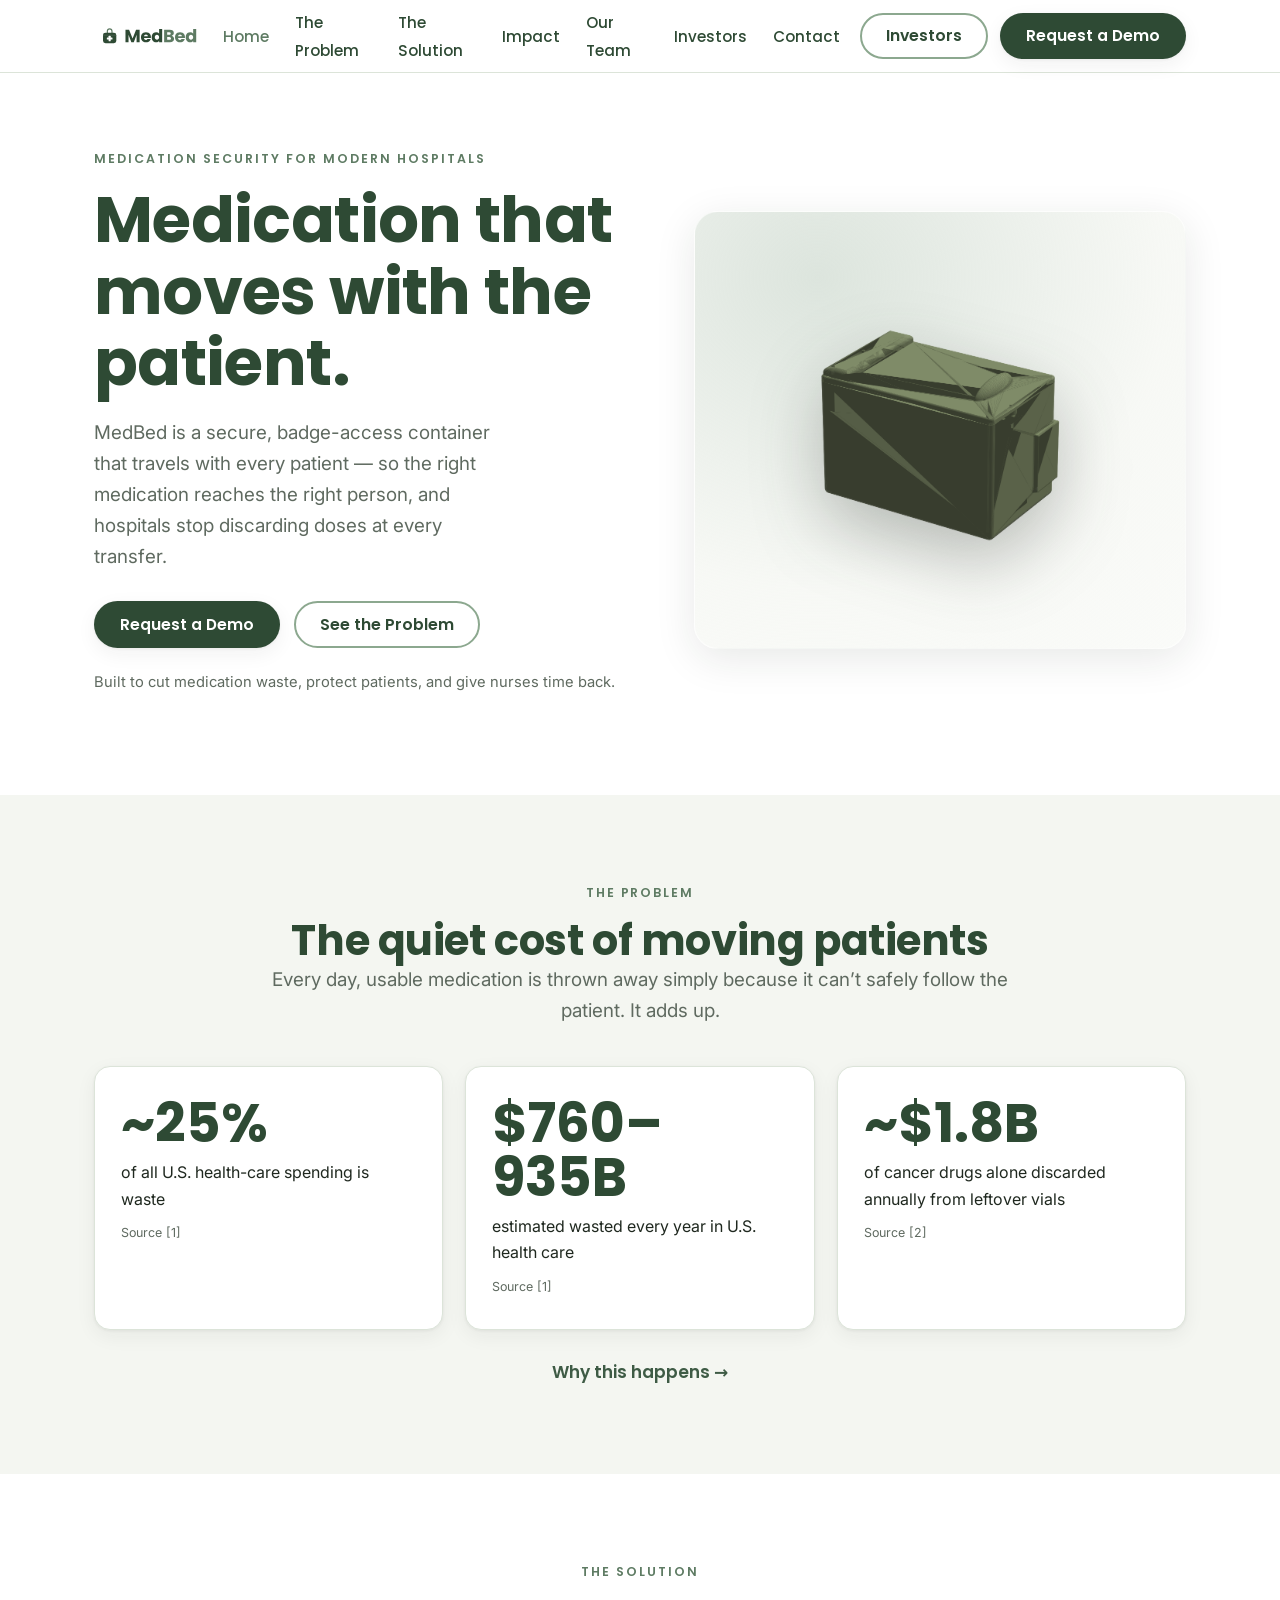
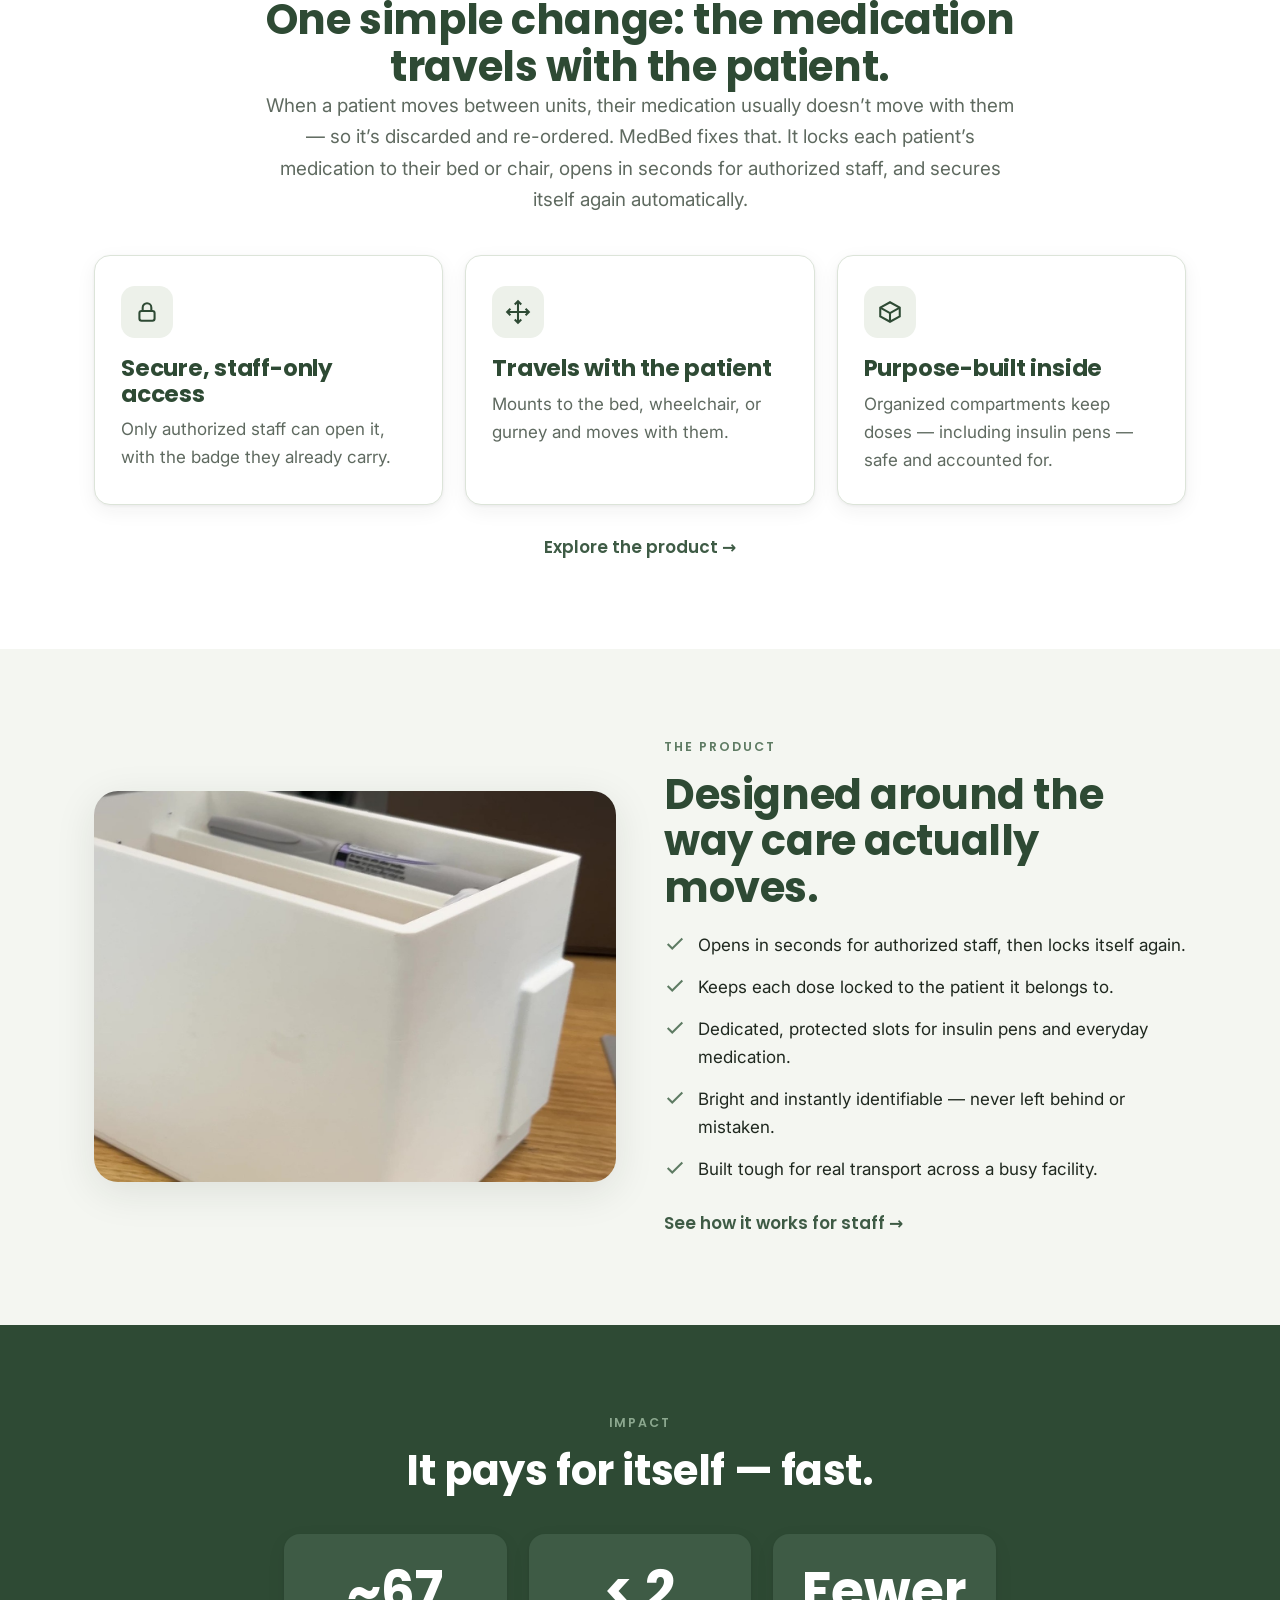
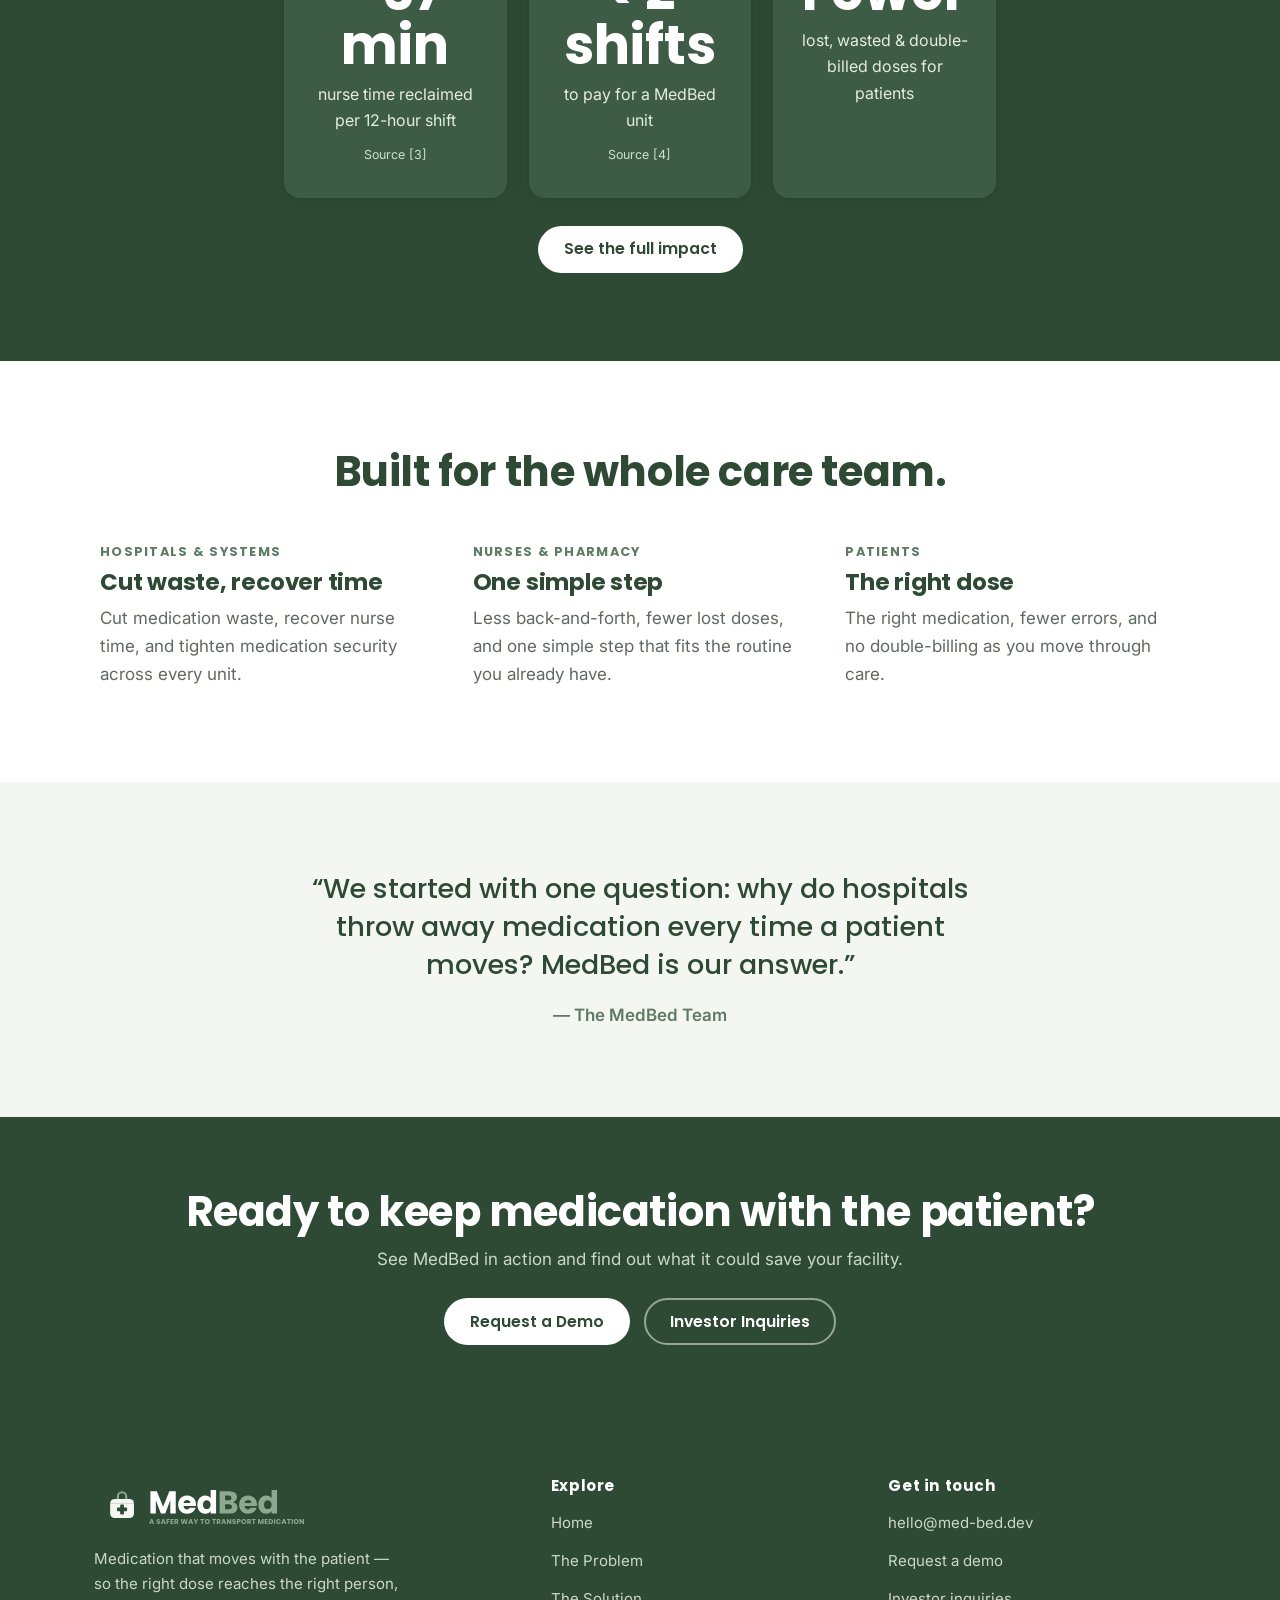
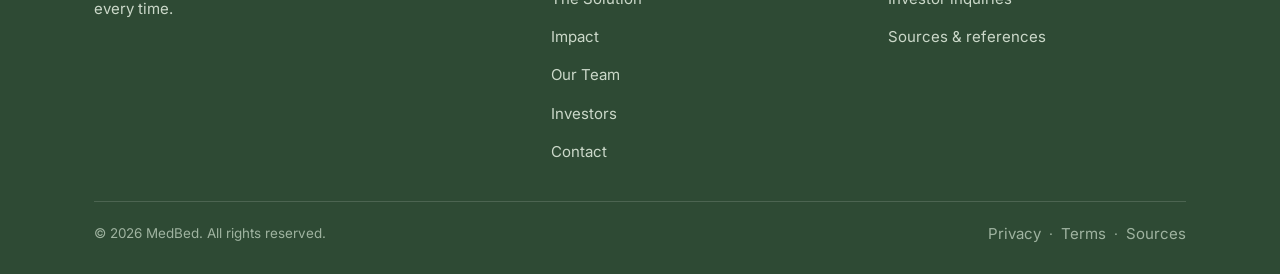
<file: index.html>
<!DOCTYPE html>
<html lang="en">
<head>
<meta charset="UTF-8">
<meta name="viewport" content="width=device-width, initial-scale=1">
<title>MedBed — Medication that moves with the patient</title>
<meta name="description" content="MedBed is a secure, badge-access medication container that travels with every hospital patient — cutting medication waste, protecting patients, and giving nurses time back.">
<link rel="canonical" href="https://med-bed.dev/">
<meta property="og:type" content="website">
<meta property="og:title" content="MedBed — Medication that moves with the patient">
<meta property="og:description" content="MedBed is a secure, badge-access medication container that travels with every hospital patient — cutting medication waste, protecting patients, and giving nurses time back.">
<meta property="og:url" content="https://med-bed.dev/">
<meta property="og:image" content="https://med-bed.dev/assets/icons/og-image.png">
<meta name="twitter:card" content="summary_large_image">
<link rel="icon" href="assets/icons/favicon.svg" type="image/svg+xml">
<link rel="icon" href="assets/icons/favicon.ico" sizes="any">
<link rel="apple-touch-icon" href="assets/icons/apple-touch-icon.png">
<link rel="preconnect" href="https://fonts.googleapis.com">
<link rel="preconnect" href="https://fonts.gstatic.com" crossorigin>
<link href="https://fonts.googleapis.com/css2?family=Inter:wght@400;500;600&family=Poppins:wght@500;600;700&display=swap" rel="stylesheet">
<link rel="stylesheet" href="assets/css/styles.css">
</head>
<body>
<header class="site-header">
  <div class="container nav">
    <a class="nav__logo" href="index.html" aria-label="MedBed home"><img src="assets/logo/logo-horizontal.svg" alt="MedBed"></a>
    <nav aria-label="Primary"><ul class="nav__links"><li><a href="index.html" aria-current="page">Home</a></li><li><a href="problem.html">The Problem</a></li><li><a href="solution.html">The Solution</a></li><li><a href="impact.html">Impact</a></li><li><a href="team.html">Our Team</a></li><li><a href="investors.html">Investors</a></li><li><a href="contact.html">Contact</a></li></ul></nav>
    <div class="nav__cta">
      <a class="btn btn-secondary" href="investors.html">Investors</a>
      <a class="btn btn-primary" href="contact.html?type=Request%20a%20demo">Request a Demo</a>
    </div>
    <button class="nav__toggle" aria-label="Menu" aria-expanded="false" aria-controls="mobile-menu"><span></span><span></span><span></span></button>
  </div>
  <div class="mobile-menu" id="mobile-menu"><ul><li><a href="index.html">Home</a></li><li><a href="problem.html">The Problem</a></li><li><a href="solution.html">The Solution</a></li><li><a href="impact.html">Impact</a></li><li><a href="team.html">Our Team</a></li><li><a href="investors.html">Investors</a></li><li><a href="contact.html">Contact</a></li><li><a class="btn btn-primary" href="contact.html?type=Request%20a%20demo">Request a Demo</a></li></ul></div>
</header>
<main>
<section class="hero">
  <div class="container hero__grid">
    <div class="hero__text reveal">
      <span class="eyebrow">Medication security for modern hospitals</span>
      <h1>Medication that moves with the patient.</h1>
      <p class="lead">MedBed is a secure, badge-access container that travels with every patient — so the right medication reaches the right person, and hospitals stop discarding doses at every transfer.</p>
      <div class="btn-row">
        <a class="btn btn-primary" href="contact.html?type=Request%20a%20demo">Request a Demo</a>
        <a class="btn btn-secondary" href="problem.html">See the Problem</a>
      </div>
      <p class="hero__trust">Built to cut medication waste, protect patients, and give nurses time back.</p>
    </div>
    <div class="hero__visual reveal">
      <img src="assets/product/medbed-render-1.png" alt="MedBed medication container, front view" width="520" height="360">
    </div>
  </div>
</section>

<section class="section section--cream">
  <div class="container">
    <div class="center narrow reveal">
      <span class="eyebrow">The problem</span>
      <h2>The quiet cost of moving patients</h2>
      <p class="lead">Every day, usable medication is thrown away simply because it can’t safely follow the patient. It adds up.</p>
    </div>
    <div class="stats mt-4">
      <div class="stat reveal"><div class="stat__num">~25%</div><div class="stat__label">of all U.S. health-care spending is waste</div><a class="stat__cite" href="sources.html#ref-1">Source [1]</a></div>
      <div class="stat reveal"><div class="stat__num">$760–935B</div><div class="stat__label">estimated wasted every year in U.S. health care</div><a class="stat__cite" href="sources.html#ref-1">Source [1]</a></div>
      <div class="stat reveal"><div class="stat__num">~$1.8B</div><div class="stat__label">of cancer drugs alone discarded annually from leftover vials</div><a class="stat__cite" href="sources.html#ref-2">Source [2]</a></div>
    </div>
    <div class="center mt-3 reveal"><a class="arrow-link" href="problem.html">Why this happens →</a></div>
  </div>
</section>

<section class="section">
  <div class="container">
    <div class="center narrow reveal">
      <span class="eyebrow">The solution</span>
      <h2>One simple change: the medication travels with the patient.</h2>
      <p class="lead">When a patient moves between units, their medication usually doesn’t move with them — so it’s discarded and re-ordered. MedBed fixes that. It locks each patient’s medication to their bed or chair, opens in seconds for authorized staff, and secures itself again automatically.</p>
    </div>
    <div class="tiles mt-4">
      <div class="tile reveal"><div class="tile__icon"><svg viewBox="0 0 24 24"><rect x="5" y="11" width="14" height="9" rx="2"/><path d="M8 11V8a4 4 0 0 1 8 0v3"/></svg></div><h3>Secure, staff-only access</h3><p>Only authorized staff can open it, with the badge they already carry.</p></div>
      <div class="tile reveal"><div class="tile__icon"><svg viewBox="0 0 24 24"><path d="M5 9l-3 3 3 3"/><path d="M9 5l3-3 3 3"/><path d="M15 19l-3 3-3-3"/><path d="M19 9l3 3-3 3"/><path d="M2 12h20M12 2v20"/></svg></div><h3>Travels with the patient</h3><p>Mounts to the bed, wheelchair, or gurney and moves with them.</p></div>
      <div class="tile reveal"><div class="tile__icon"><svg viewBox="0 0 24 24"><path d="M3 8l9-5 9 5v8l-9 5-9-5V8z"/><path d="M3 8l9 5 9-5M12 13v8"/></svg></div><h3>Purpose-built inside</h3><p>Organized compartments keep doses — including insulin pens — safe and accounted for.</p></div>
    </div>
    <div class="center mt-3 reveal"><a class="arrow-link" href="solution.html">Explore the product →</a></div>
  </div>
</section>

<section class="section section--cream">
  <div class="container media media--rev">
    <div class="media__text reveal">
      <span class="eyebrow">The product</span>
      <h2>Designed around the way care actually moves.</h2>
      <ul class="checklist">
        <li><svg viewBox="0 0 24 24"><path d="M20 6L9 17l-5-5"/></svg><span>Opens in seconds for authorized staff, then locks itself again.</span></li>
        <li><svg viewBox="0 0 24 24"><path d="M20 6L9 17l-5-5"/></svg><span>Keeps each dose locked to the patient it belongs to.</span></li>
        <li><svg viewBox="0 0 24 24"><path d="M20 6L9 17l-5-5"/></svg><span>Dedicated, protected slots for insulin pens and everyday medication.</span></li>
        <li><svg viewBox="0 0 24 24"><path d="M20 6L9 17l-5-5"/></svg><span>Bright and instantly identifiable — never left behind or mistaken.</span></li>
        <li><svg viewBox="0 0 24 24"><path d="M20 6L9 17l-5-5"/></svg><span>Built tough for real transport across a busy facility.</span></li>
      </ul>
      <a class="arrow-link" href="solution.html#workflow">See how it works for staff →</a>
    </div>
    <div class="media__img media__img--photo reveal"><img src="assets/product/open-compartments.jpg" alt="MedBed open, showing organized medication compartments"></div>
  </div>
</section>

<section class="section section--green">
  <div class="container center narrow reveal">
    <span class="eyebrow">Impact</span>
    <h2>It pays for itself — fast.</h2>
    <div class="stats mt-4">
      <div class="stat stat--green"><div class="stat__num">~67 min</div><div class="stat__label">nurse time reclaimed per 12-hour shift</div><a class="stat__cite" href="sources.html#ref-3" style="color:#cfe0ce">Source [3]</a></div>
      <div class="stat stat--green"><div class="stat__num">&lt; 2 shifts</div><div class="stat__label">to pay for a MedBed unit</div><a class="stat__cite" href="sources.html#ref-4" style="color:#cfe0ce">Source [4]</a></div>
      <div class="stat stat--green"><div class="stat__num">Fewer</div><div class="stat__label">lost, wasted &amp; double-billed doses for patients</div></div>
    </div>
    <div class="mt-3"><a class="btn btn-light" href="impact.html">See the full impact</a></div>
  </div>
</section>

<section class="section">
  <div class="container">
    <div class="center narrow reveal"><h2>Built for the whole care team.</h2></div>
    <div class="cols3 mt-4">
      <div class="col-card reveal"><span class="kicker">Hospitals &amp; systems</span><h3>Cut waste, recover time</h3><p>Cut medication waste, recover nurse time, and tighten medication security across every unit.</p></div>
      <div class="col-card reveal"><span class="kicker">Nurses &amp; pharmacy</span><h3>One simple step</h3><p>Less back-and-forth, fewer lost doses, and one simple step that fits the routine you already have.</p></div>
      <div class="col-card reveal"><span class="kicker">Patients</span><h3>The right dose</h3><p>The right medication, fewer errors, and no double-billing as you move through care.</p></div>
    </div>
  </div>
</section>

<section class="section section--cream">
  <div class="container quote reveal">
    <blockquote>“We started with one question: why do hospitals throw away medication every time a patient moves? MedBed is our answer.”</blockquote>
    <cite>— The MedBed Team</cite>
  </div>
</section>
</main>
<section class="cta-band reveal">
  <div class="container">
    <h2>Ready to keep medication with the patient?</h2>
    <p>See MedBed in action and find out what it could save your facility.</p>
    <div class="btn-row center">
      <a class="btn btn-light" href="contact.html?type=Request%20a%20demo">Request a Demo</a>
      <a class="btn btn-ghost-light" href="contact.html?type=Investor%20inquiry">Investor Inquiries</a>
    </div>
  </div>
</section>
<footer class="site-footer">
  <div class="container">
    <div class="footer-grid">
      <div>
        <img src="assets/logo/logo-reversed.svg" alt="MedBed — a safer way to transport medication">
        <p class="footer-tag">Medication that moves with the patient — so the right dose reaches the right person, every time.</p>
      </div>
      <div><h4>Explore</h4><ul><li><a href="index.html">Home</a></li><li><a href="problem.html">The Problem</a></li><li><a href="solution.html">The Solution</a></li><li><a href="impact.html">Impact</a></li><li><a href="team.html">Our Team</a></li><li><a href="investors.html">Investors</a></li><li><a href="contact.html">Contact</a></li></ul></div>
      <div><h4>Get in touch</h4><ul>
        <li><a href="mailto:hello@med-bed.dev">hello@med-bed.dev</a></li>
        <li><a href="contact.html?type=Request%20a%20demo">Request a demo</a></li>
        <li><a href="contact.html?type=Investor%20inquiry">Investor inquiries</a></li>
        <li><a href="sources.html">Sources &amp; references</a></li>
      </ul></div>
    </div>
    <div class="footer-bottom">
      <span>&copy; <span id="year">2026</span> MedBed. All rights reserved.</span>
      <span><a href="#">Privacy</a> &nbsp;·&nbsp; <a href="#">Terms</a> &nbsp;·&nbsp; <a href="sources.html">Sources</a></span>
    </div>
  </div>
</footer>
<script src="assets/js/main.js"></script>
</body>
</html>
</file>
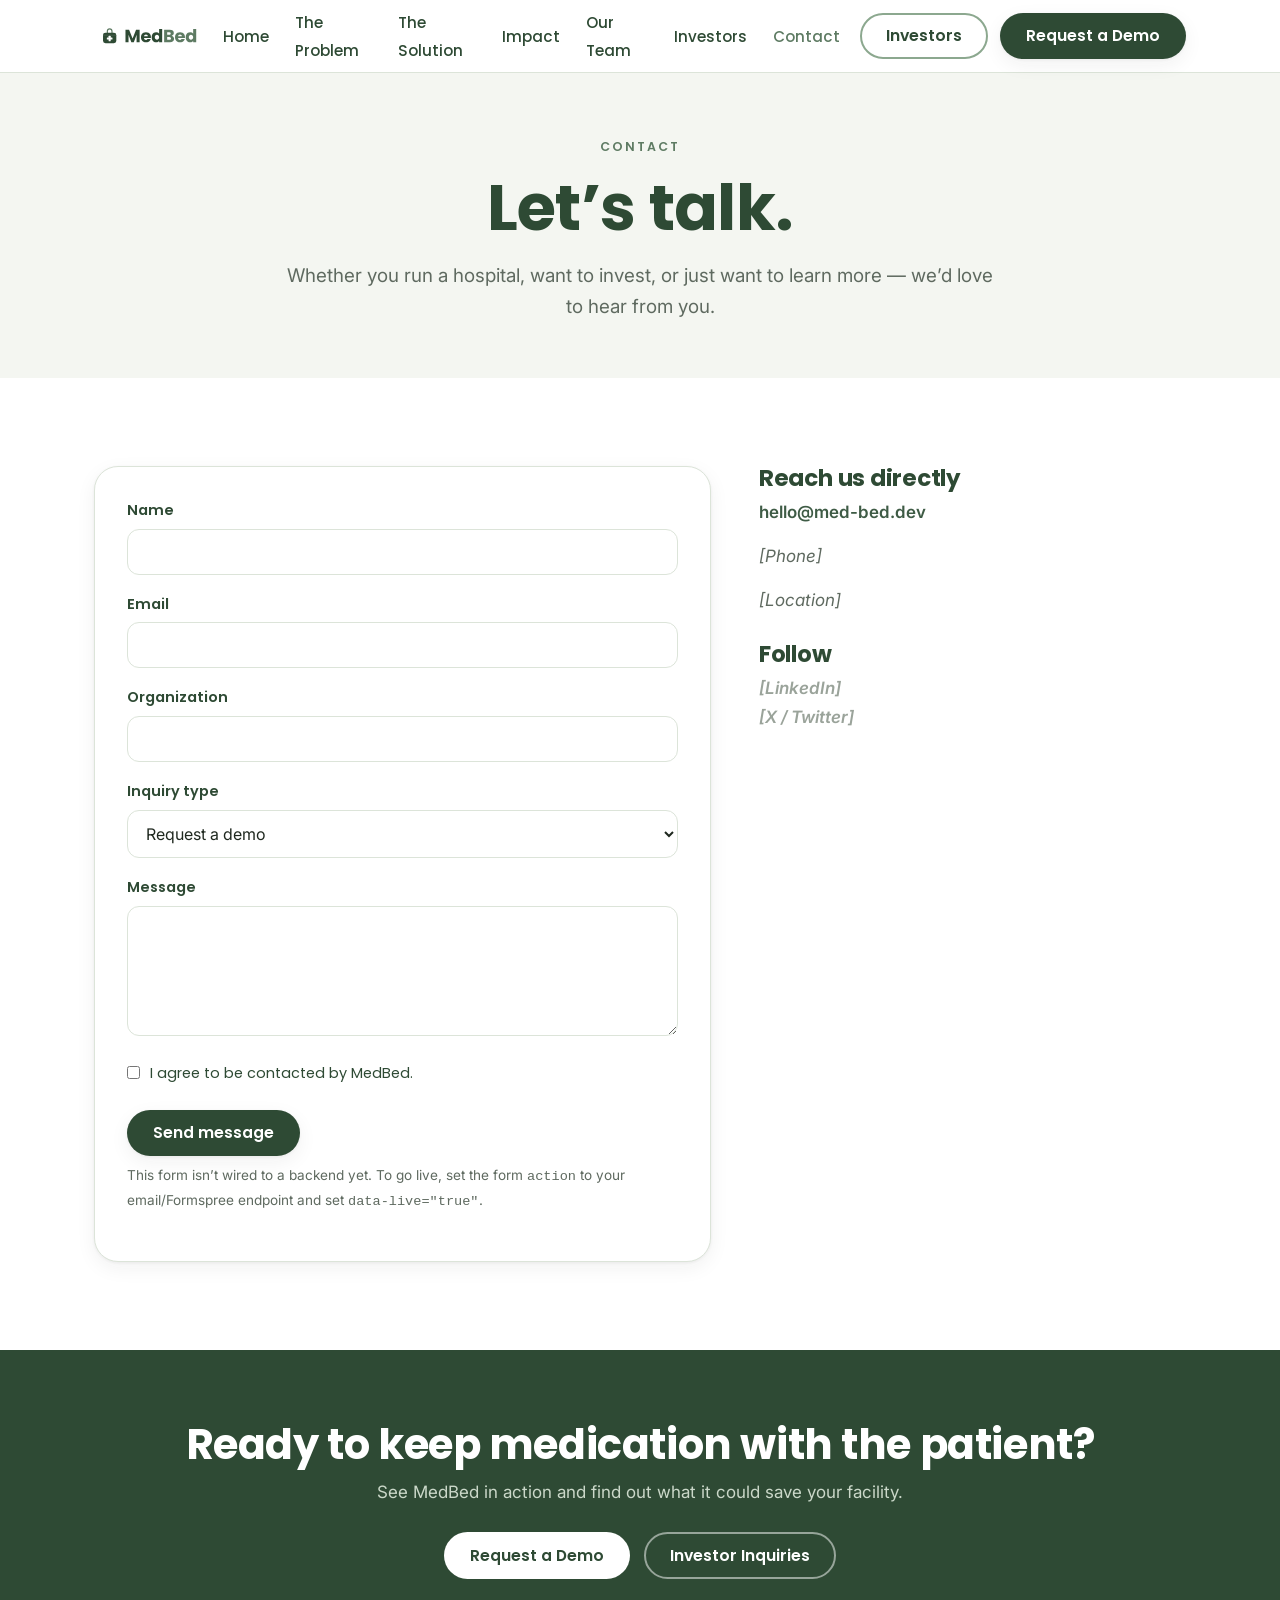
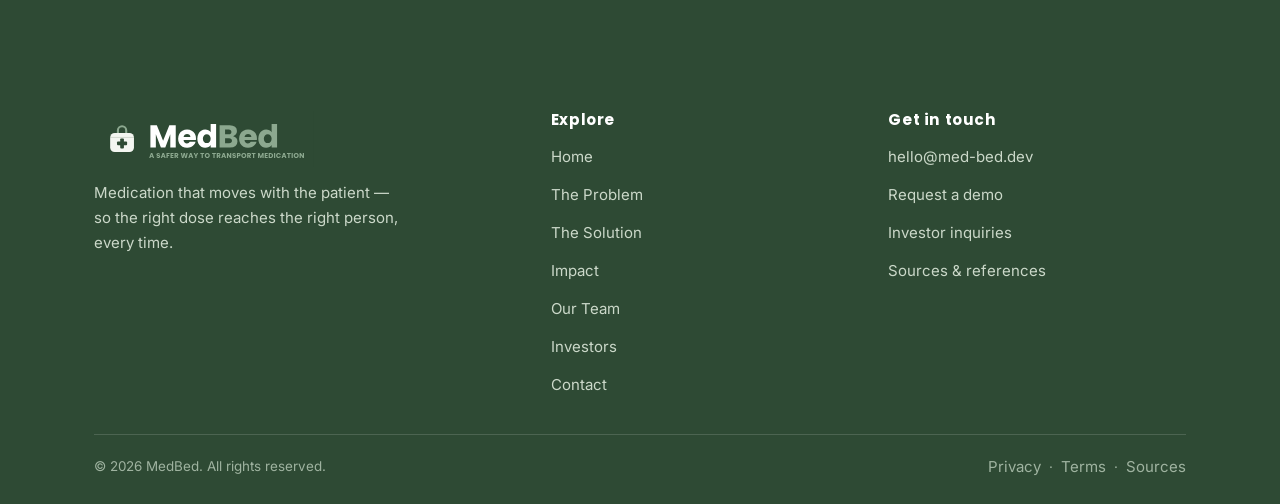
<file: contact.html>
<!DOCTYPE html>
<html lang="en">
<head>
<meta charset="UTF-8">
<meta name="viewport" content="width=device-width, initial-scale=1">
<title>Contact — MedBed</title>
<meta name="description" content="Request a demo, invest, or partner with MedBed.">
<link rel="canonical" href="https://med-bed.dev/contact.html">
<meta property="og:type" content="website">
<meta property="og:title" content="Contact — MedBed">
<meta property="og:description" content="Request a demo, invest, or partner with MedBed.">
<meta property="og:url" content="https://med-bed.dev/contact.html">
<meta property="og:image" content="https://med-bed.dev/assets/icons/og-image.png">
<meta name="twitter:card" content="summary_large_image">
<link rel="icon" href="assets/icons/favicon.svg" type="image/svg+xml">
<link rel="icon" href="assets/icons/favicon.ico" sizes="any">
<link rel="apple-touch-icon" href="assets/icons/apple-touch-icon.png">
<link rel="preconnect" href="https://fonts.googleapis.com">
<link rel="preconnect" href="https://fonts.gstatic.com" crossorigin>
<link href="https://fonts.googleapis.com/css2?family=Inter:wght@400;500;600&family=Poppins:wght@500;600;700&display=swap" rel="stylesheet">
<link rel="stylesheet" href="assets/css/styles.css">
</head>
<body>
<header class="site-header">
  <div class="container nav">
    <a class="nav__logo" href="index.html" aria-label="MedBed home"><img src="assets/logo/logo-horizontal.svg" alt="MedBed"></a>
    <nav aria-label="Primary"><ul class="nav__links"><li><a href="index.html">Home</a></li><li><a href="problem.html">The Problem</a></li><li><a href="solution.html">The Solution</a></li><li><a href="impact.html">Impact</a></li><li><a href="team.html">Our Team</a></li><li><a href="investors.html">Investors</a></li><li><a href="contact.html" aria-current="page">Contact</a></li></ul></nav>
    <div class="nav__cta">
      <a class="btn btn-secondary" href="investors.html">Investors</a>
      <a class="btn btn-primary" href="contact.html?type=Request%20a%20demo">Request a Demo</a>
    </div>
    <button class="nav__toggle" aria-label="Menu" aria-expanded="false" aria-controls="mobile-menu"><span></span><span></span><span></span></button>
  </div>
  <div class="mobile-menu" id="mobile-menu"><ul><li><a href="index.html">Home</a></li><li><a href="problem.html">The Problem</a></li><li><a href="solution.html">The Solution</a></li><li><a href="impact.html">Impact</a></li><li><a href="team.html">Our Team</a></li><li><a href="investors.html">Investors</a></li><li><a href="contact.html">Contact</a></li><li><a class="btn btn-primary" href="contact.html?type=Request%20a%20demo">Request a Demo</a></li></ul></div>
</header>
<main>
<section class="page-hero section--cream">
  <div class="container center narrow reveal">
    <span class="eyebrow">Contact</span>
    <h1>Let’s talk.</h1>
    <p class="lead mt-2">Whether you run a hospital, want to invest, or just want to learn more — we’d love to hear from you.</p>
  </div>
</section>

<section class="section">
  <div class="container form-grid">
    <div class="reveal">
      <form class="form" id="contact-form" data-live="false" action="https://formspree.io/f/YOUR_FORM_ID" method="POST" novalidate>
        <div class="field"><label for="name">Name</label><input id="name" name="name" type="text" required></div>
        <div class="field"><label for="email">Email</label><input id="email" name="email" type="email" required></div>
        <div class="field"><label for="org">Organization</label><input id="org" name="organization" type="text"></div>
        <div class="field"><label for="inquiry">Inquiry type</label>
          <select id="inquiry" name="inquiry">
            <option>Request a demo</option>
            <option>Investor inquiry</option>
            <option>Partnership</option>
            <option>Press</option>
            <option>Other</option>
          </select>
        </div>
        <div class="field"><label for="message">Message</label><textarea id="message" name="message" required></textarea></div>
        <div class="field check"><input id="consent" name="consent" type="checkbox" required><label for="consent" style="font-weight:400">I agree to be contacted by MedBed.</label></div>
        <button class="btn btn-primary" type="submit">Send message</button>
        <p class="form__note">This form isn’t wired to a backend yet. To go live, set the form <code>action</code> to your email/Formspree endpoint and set <code>data-live="true"</code>.</p>
      </form>
      <div class="form-success" id="form-success">Thanks — we’ll be in touch within 2 business days.</div>
    </div>
    <aside class="contact-aside reveal">
      <h3>Reach us directly</h3>
      <p><a href="mailto:hello@med-bed.dev">hello@med-bed.dev</a></p>
      <p class="placeholder">[Phone]</p>
      <p class="placeholder">[Location]</p>
      <h3 class="mt-3">Follow</h3>
      <p><a href="#" class="placeholder">[LinkedIn]</a><br><a href="#" class="placeholder">[X / Twitter]</a></p>
    </aside>
  </div>
</section>
</main>
<section class="cta-band reveal">
  <div class="container">
    <h2>Ready to keep medication with the patient?</h2>
    <p>See MedBed in action and find out what it could save your facility.</p>
    <div class="btn-row center">
      <a class="btn btn-light" href="contact.html?type=Request%20a%20demo">Request a Demo</a>
      <a class="btn btn-ghost-light" href="contact.html?type=Investor%20inquiry">Investor Inquiries</a>
    </div>
  </div>
</section>
<footer class="site-footer">
  <div class="container">
    <div class="footer-grid">
      <div>
        <img src="assets/logo/logo-reversed.svg" alt="MedBed — a safer way to transport medication">
        <p class="footer-tag">Medication that moves with the patient — so the right dose reaches the right person, every time.</p>
      </div>
      <div><h4>Explore</h4><ul><li><a href="index.html">Home</a></li><li><a href="problem.html">The Problem</a></li><li><a href="solution.html">The Solution</a></li><li><a href="impact.html">Impact</a></li><li><a href="team.html">Our Team</a></li><li><a href="investors.html">Investors</a></li><li><a href="contact.html">Contact</a></li></ul></div>
      <div><h4>Get in touch</h4><ul>
        <li><a href="mailto:hello@med-bed.dev">hello@med-bed.dev</a></li>
        <li><a href="contact.html?type=Request%20a%20demo">Request a demo</a></li>
        <li><a href="contact.html?type=Investor%20inquiry">Investor inquiries</a></li>
        <li><a href="sources.html">Sources &amp; references</a></li>
      </ul></div>
    </div>
    <div class="footer-bottom">
      <span>&copy; <span id="year">2026</span> MedBed. All rights reserved.</span>
      <span><a href="#">Privacy</a> &nbsp;·&nbsp; <a href="#">Terms</a> &nbsp;·&nbsp; <a href="sources.html">Sources</a></span>
    </div>
  </div>
</footer>
<script src="assets/js/main.js"></script>
</body>
</html>
</file>
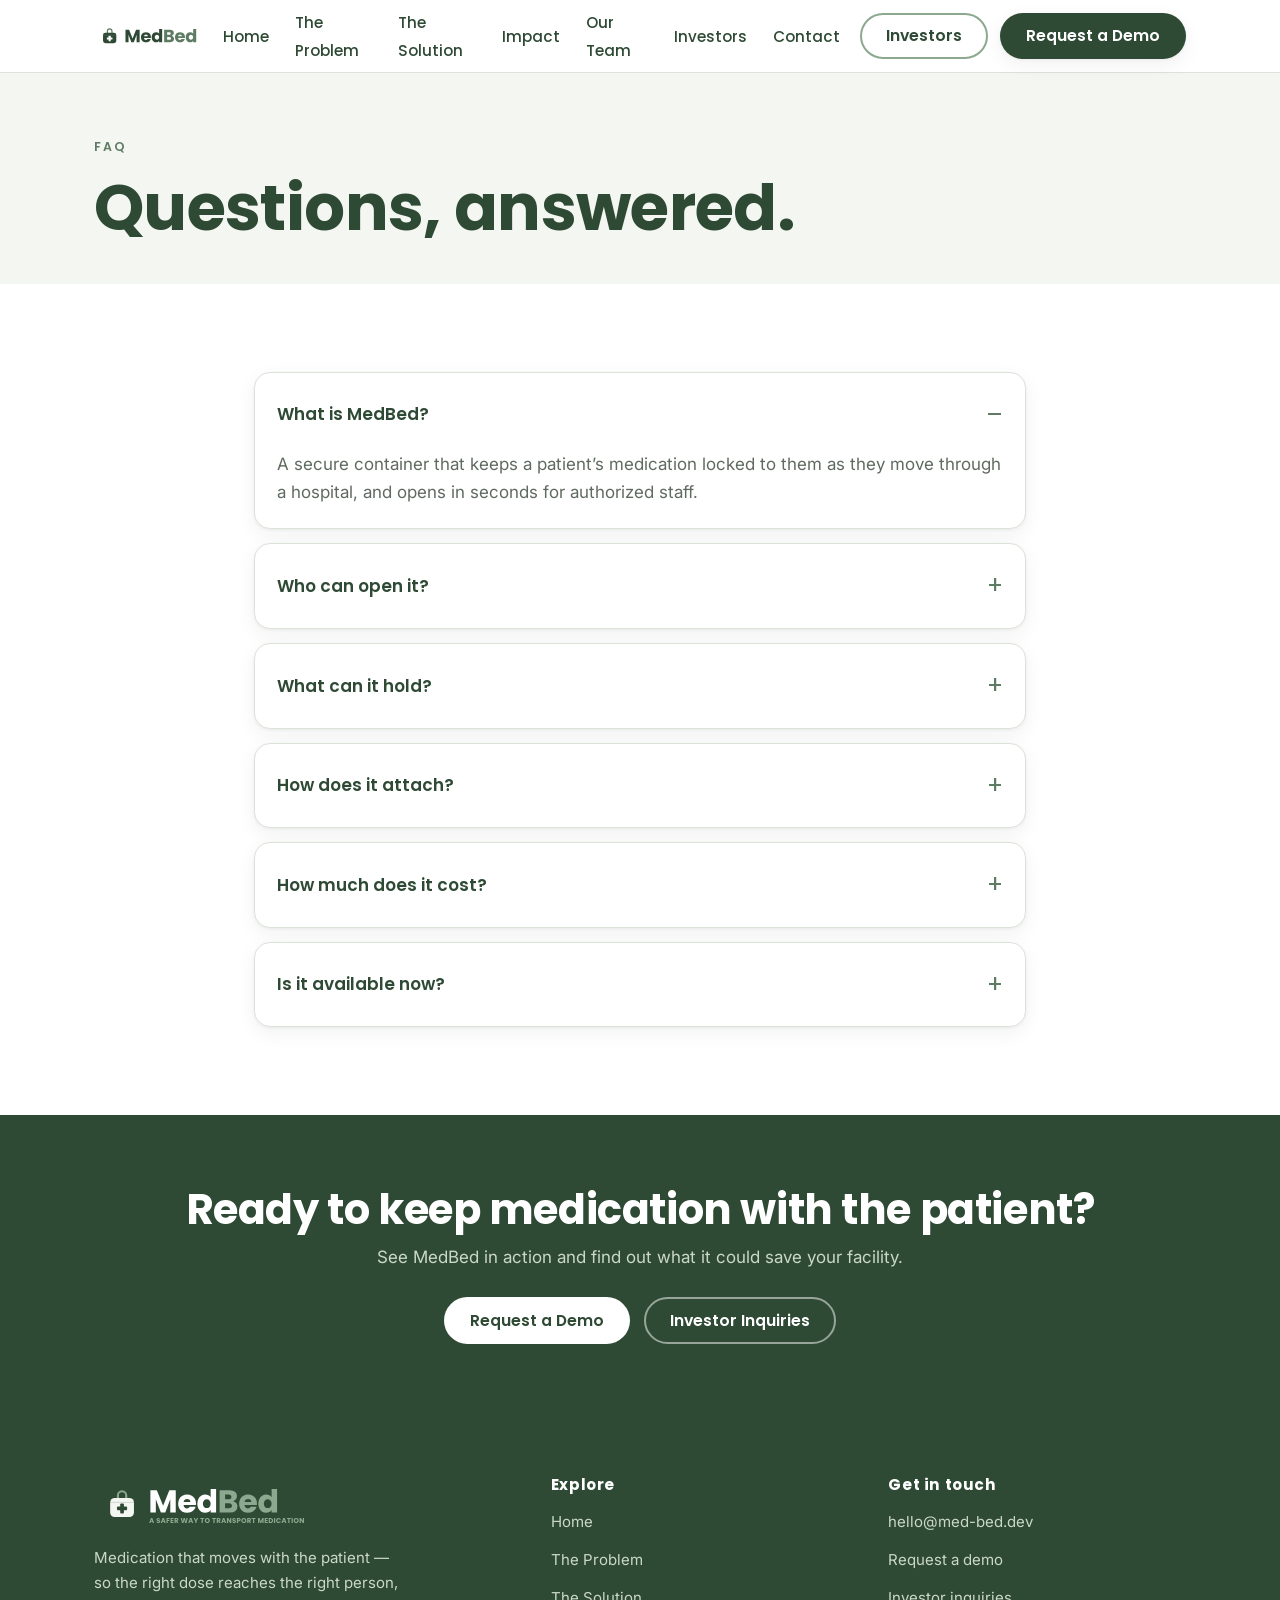
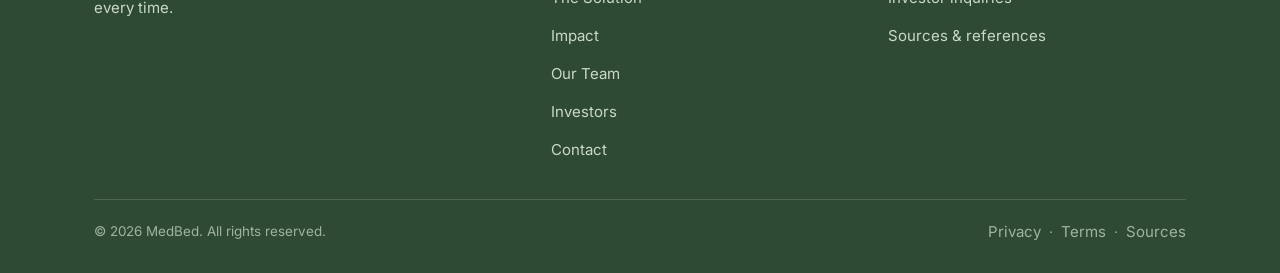
<file: faq.html>
<!DOCTYPE html>
<html lang="en">
<head>
<meta charset="UTF-8">
<meta name="viewport" content="width=device-width, initial-scale=1">
<title>FAQ — MedBed</title>
<meta name="description" content="Common questions about MedBed, answered.">
<link rel="canonical" href="https://med-bed.dev/faq.html">
<meta property="og:type" content="website">
<meta property="og:title" content="FAQ — MedBed">
<meta property="og:description" content="Common questions about MedBed, answered.">
<meta property="og:url" content="https://med-bed.dev/faq.html">
<meta property="og:image" content="https://med-bed.dev/assets/icons/og-image.png">
<meta name="twitter:card" content="summary_large_image">
<link rel="icon" href="assets/icons/favicon.svg" type="image/svg+xml">
<link rel="icon" href="assets/icons/favicon.ico" sizes="any">
<link rel="apple-touch-icon" href="assets/icons/apple-touch-icon.png">
<link rel="preconnect" href="https://fonts.googleapis.com">
<link rel="preconnect" href="https://fonts.gstatic.com" crossorigin>
<link href="https://fonts.googleapis.com/css2?family=Inter:wght@400;500;600&family=Poppins:wght@500;600;700&display=swap" rel="stylesheet">
<link rel="stylesheet" href="assets/css/styles.css">
</head>
<body>
<header class="site-header">
  <div class="container nav">
    <a class="nav__logo" href="index.html" aria-label="MedBed home"><img src="assets/logo/logo-horizontal.svg" alt="MedBed"></a>
    <nav aria-label="Primary"><ul class="nav__links"><li><a href="index.html">Home</a></li><li><a href="problem.html">The Problem</a></li><li><a href="solution.html">The Solution</a></li><li><a href="impact.html">Impact</a></li><li><a href="team.html">Our Team</a></li><li><a href="investors.html">Investors</a></li><li><a href="contact.html">Contact</a></li></ul></nav>
    <div class="nav__cta">
      <a class="btn btn-secondary" href="investors.html">Investors</a>
      <a class="btn btn-primary" href="contact.html?type=Request%20a%20demo">Request a Demo</a>
    </div>
    <button class="nav__toggle" aria-label="Menu" aria-expanded="false" aria-controls="mobile-menu"><span></span><span></span><span></span></button>
  </div>
  <div class="mobile-menu" id="mobile-menu"><ul><li><a href="index.html">Home</a></li><li><a href="problem.html">The Problem</a></li><li><a href="solution.html">The Solution</a></li><li><a href="impact.html">Impact</a></li><li><a href="team.html">Our Team</a></li><li><a href="investors.html">Investors</a></li><li><a href="contact.html">Contact</a></li><li><a class="btn btn-primary" href="contact.html?type=Request%20a%20demo">Request a Demo</a></li></ul></div>
</header>
<main>
<section class="page-hero section--cream">
  <div class="container reveal">
    <span class="eyebrow">FAQ</span>
    <h1>Questions, answered.</h1>
  </div>
</section>
<section class="section">
  <div class="container faq reveal">
    <details open><summary>What is MedBed?</summary><p>A secure container that keeps a patient’s medication locked to them as they move through a hospital, and opens in seconds for authorized staff.</p></details>
    <details><summary>Who can open it?</summary><p>Only authorized staff, using the credentials they already carry.</p></details>
    <details><summary>What can it hold?</summary><p>Everyday medication plus dedicated, protected slots for items like insulin pens.</p></details>
    <details><summary>How does it attach?</summary><p>It mounts securely to a hospital bed, wheelchair, or gurney and travels with the patient.</p></details>
    <details><summary>How much does it cost?</summary><p>MedBed is designed to be low-cost enough to deploy facility-wide, and to pay for itself in under two shifts of a nurse’s time. Contact us for pricing.</p></details>
    <details><summary>Is it available now?</summary><p>We’re partnering with our first facilities — <span class="placeholder">[status placeholder]</span>. Request a demo to learn more.</p></details>
  </div>
</section>
</main>
<section class="cta-band reveal">
  <div class="container">
    <h2>Ready to keep medication with the patient?</h2>
    <p>See MedBed in action and find out what it could save your facility.</p>
    <div class="btn-row center">
      <a class="btn btn-light" href="contact.html?type=Request%20a%20demo">Request a Demo</a>
      <a class="btn btn-ghost-light" href="contact.html?type=Investor%20inquiry">Investor Inquiries</a>
    </div>
  </div>
</section>
<footer class="site-footer">
  <div class="container">
    <div class="footer-grid">
      <div>
        <img src="assets/logo/logo-reversed.svg" alt="MedBed — a safer way to transport medication">
        <p class="footer-tag">Medication that moves with the patient — so the right dose reaches the right person, every time.</p>
      </div>
      <div><h4>Explore</h4><ul><li><a href="index.html">Home</a></li><li><a href="problem.html">The Problem</a></li><li><a href="solution.html">The Solution</a></li><li><a href="impact.html">Impact</a></li><li><a href="team.html">Our Team</a></li><li><a href="investors.html">Investors</a></li><li><a href="contact.html">Contact</a></li></ul></div>
      <div><h4>Get in touch</h4><ul>
        <li><a href="mailto:hello@med-bed.dev">hello@med-bed.dev</a></li>
        <li><a href="contact.html?type=Request%20a%20demo">Request a demo</a></li>
        <li><a href="contact.html?type=Investor%20inquiry">Investor inquiries</a></li>
        <li><a href="sources.html">Sources &amp; references</a></li>
      </ul></div>
    </div>
    <div class="footer-bottom">
      <span>&copy; <span id="year">2026</span> MedBed. All rights reserved.</span>
      <span><a href="#">Privacy</a> &nbsp;·&nbsp; <a href="#">Terms</a> &nbsp;·&nbsp; <a href="sources.html">Sources</a></span>
    </div>
  </div>
</footer>
<script src="assets/js/main.js"></script>
</body>
</html>
</file>
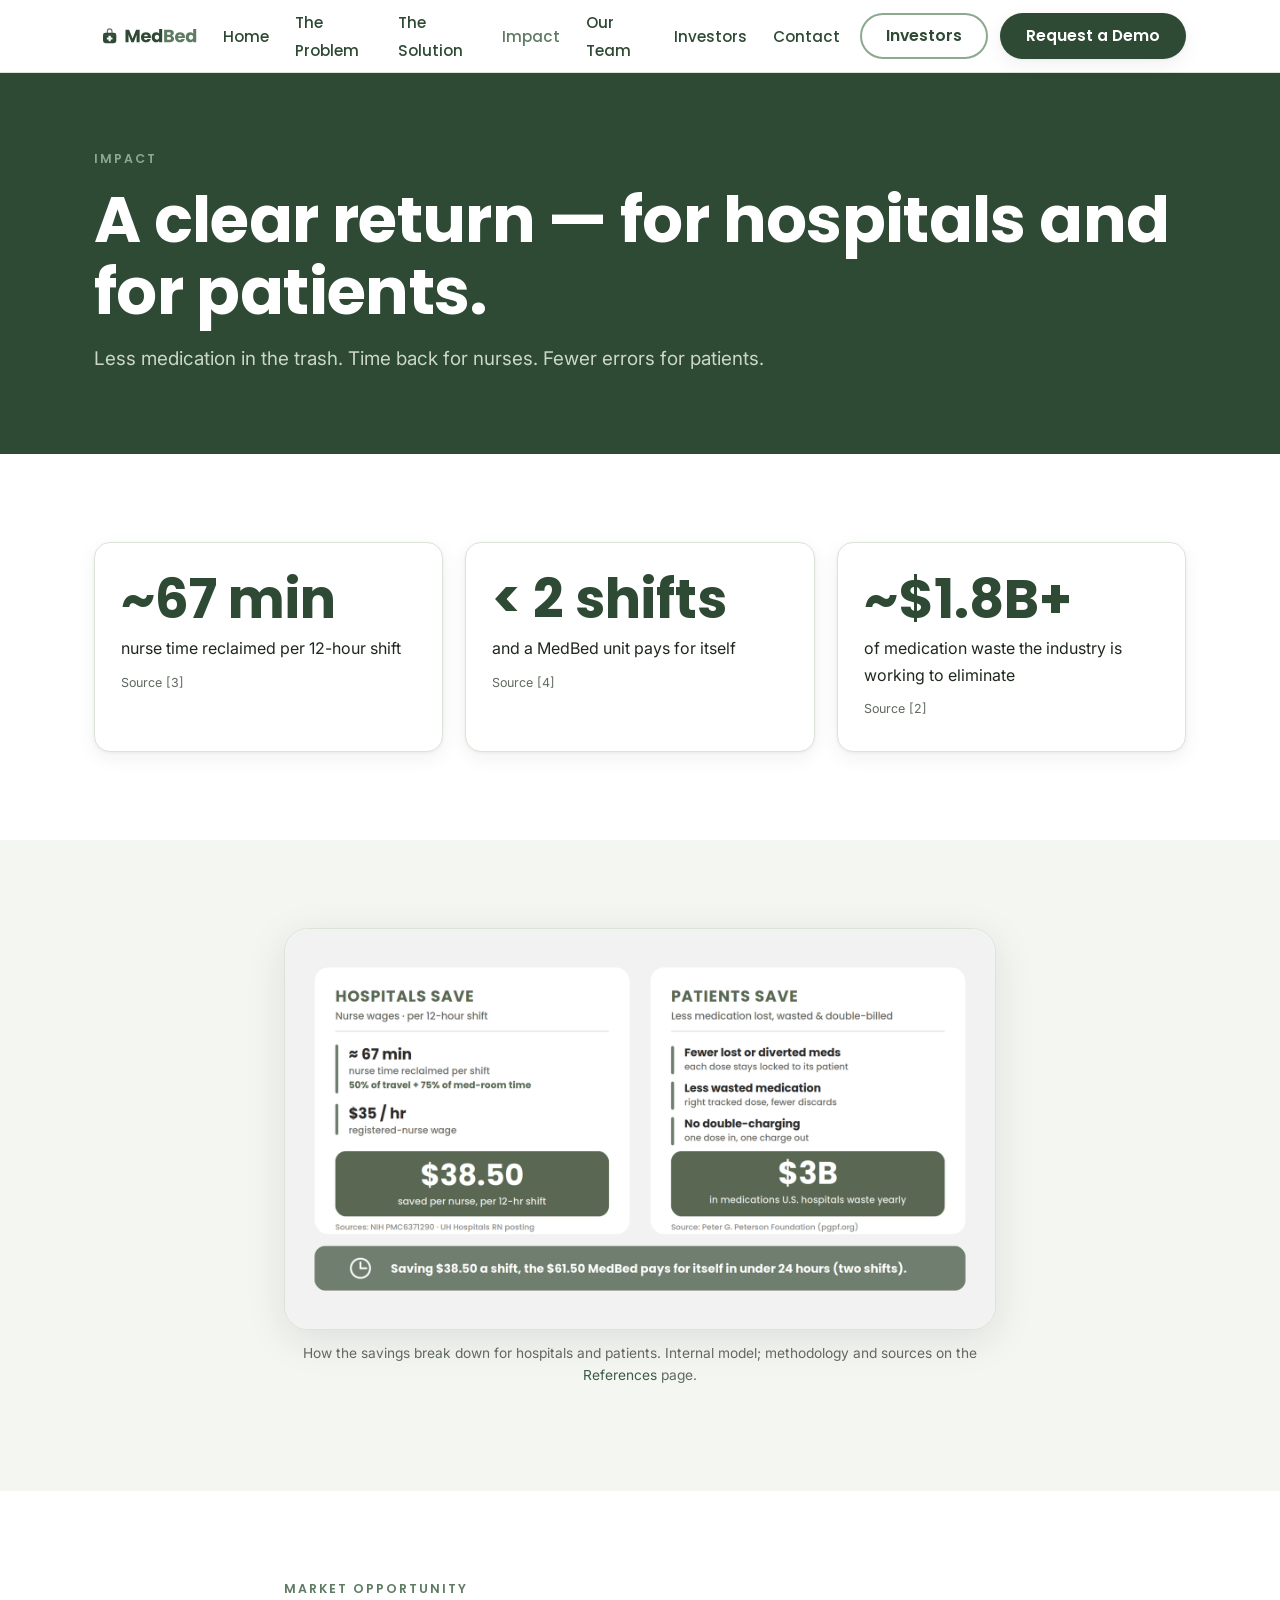
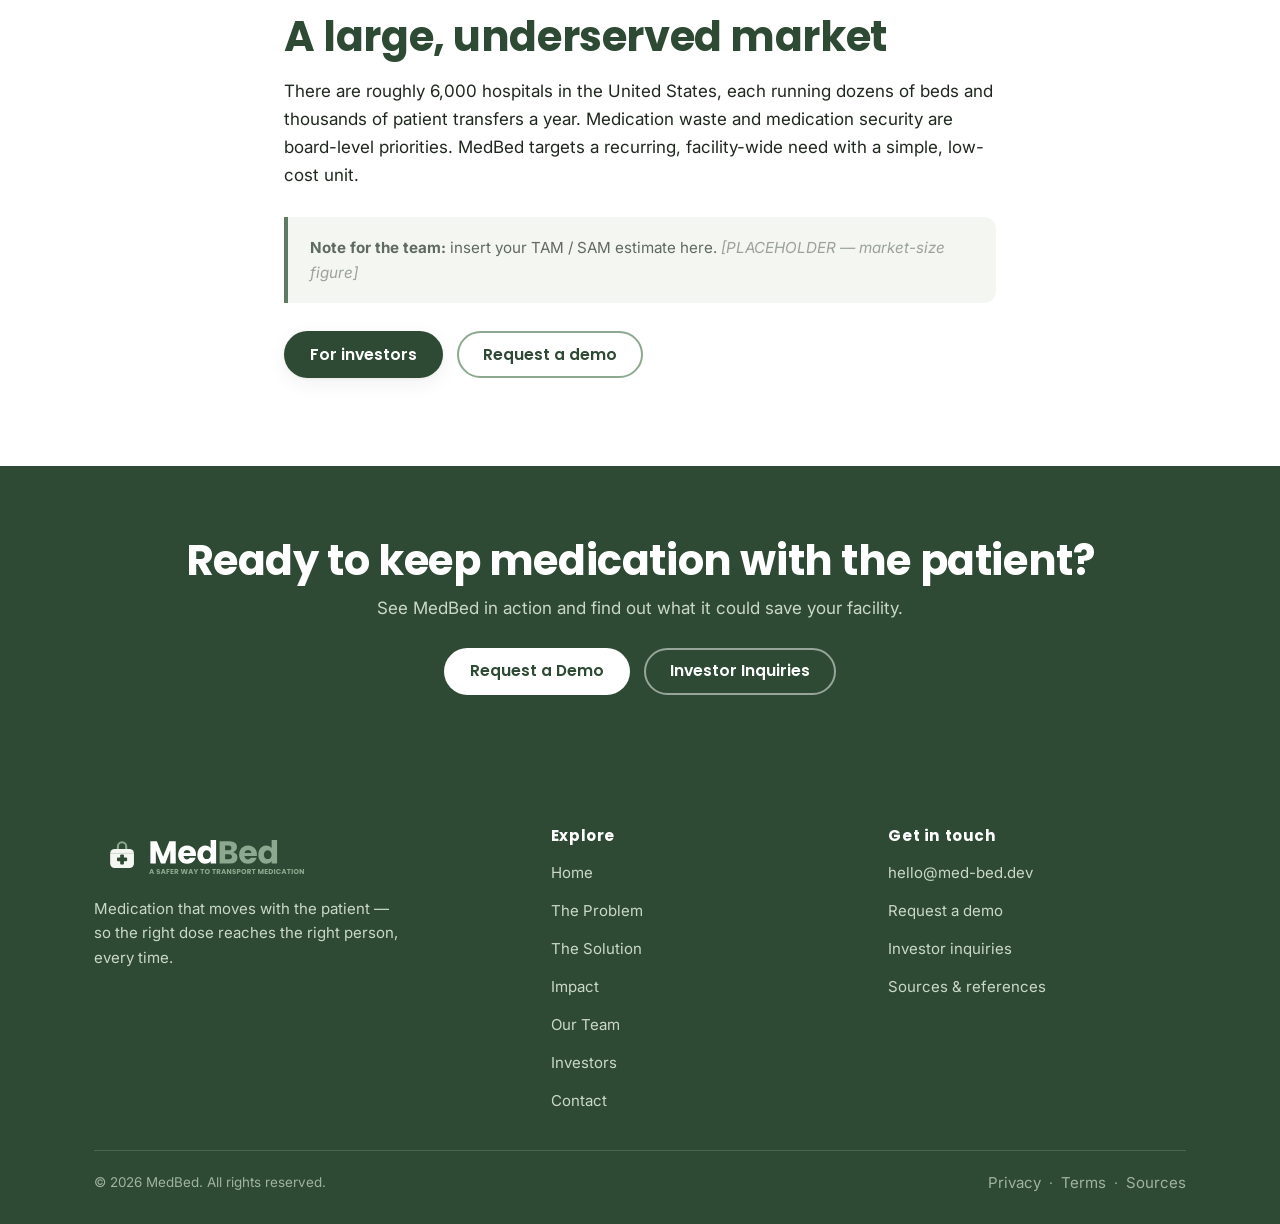
<file: impact.html>
<!DOCTYPE html>
<html lang="en">
<head>
<meta charset="UTF-8">
<meta name="viewport" content="width=device-width, initial-scale=1">
<title>Impact & ROI — MedBed</title>
<meta name="description" content="Less wasted medication, reclaimed nurse time, and a unit that pays for itself in under two shifts.">
<link rel="canonical" href="https://med-bed.dev/impact.html">
<meta property="og:type" content="website">
<meta property="og:title" content="Impact & ROI — MedBed">
<meta property="og:description" content="Less wasted medication, reclaimed nurse time, and a unit that pays for itself in under two shifts.">
<meta property="og:url" content="https://med-bed.dev/impact.html">
<meta property="og:image" content="https://med-bed.dev/assets/icons/og-image.png">
<meta name="twitter:card" content="summary_large_image">
<link rel="icon" href="assets/icons/favicon.svg" type="image/svg+xml">
<link rel="icon" href="assets/icons/favicon.ico" sizes="any">
<link rel="apple-touch-icon" href="assets/icons/apple-touch-icon.png">
<link rel="preconnect" href="https://fonts.googleapis.com">
<link rel="preconnect" href="https://fonts.gstatic.com" crossorigin>
<link href="https://fonts.googleapis.com/css2?family=Inter:wght@400;500;600&family=Poppins:wght@500;600;700&display=swap" rel="stylesheet">
<link rel="stylesheet" href="assets/css/styles.css">
</head>
<body>
<header class="site-header">
  <div class="container nav">
    <a class="nav__logo" href="index.html" aria-label="MedBed home"><img src="assets/logo/logo-horizontal.svg" alt="MedBed"></a>
    <nav aria-label="Primary"><ul class="nav__links"><li><a href="index.html">Home</a></li><li><a href="problem.html">The Problem</a></li><li><a href="solution.html">The Solution</a></li><li><a href="impact.html" aria-current="page">Impact</a></li><li><a href="team.html">Our Team</a></li><li><a href="investors.html">Investors</a></li><li><a href="contact.html">Contact</a></li></ul></nav>
    <div class="nav__cta">
      <a class="btn btn-secondary" href="investors.html">Investors</a>
      <a class="btn btn-primary" href="contact.html?type=Request%20a%20demo">Request a Demo</a>
    </div>
    <button class="nav__toggle" aria-label="Menu" aria-expanded="false" aria-controls="mobile-menu"><span></span><span></span><span></span></button>
  </div>
  <div class="mobile-menu" id="mobile-menu"><ul><li><a href="index.html">Home</a></li><li><a href="problem.html">The Problem</a></li><li><a href="solution.html">The Solution</a></li><li><a href="impact.html">Impact</a></li><li><a href="team.html">Our Team</a></li><li><a href="investors.html">Investors</a></li><li><a href="contact.html">Contact</a></li><li><a class="btn btn-primary" href="contact.html?type=Request%20a%20demo">Request a Demo</a></li></ul></div>
</header>
<main>
<section class="page-hero section--green">
  <div class="container reveal">
    <span class="eyebrow">Impact</span>
    <h1>A clear return — for hospitals and for patients.</h1>
    <p class="lead mt-2">Less medication in the trash. Time back for nurses. Fewer errors for patients.</p>
  </div>
</section>

<section class="section">
  <div class="container">
    <div class="stats">
      <div class="stat reveal"><div class="stat__num">~67 min</div><div class="stat__label">nurse time reclaimed per 12-hour shift</div><a class="stat__cite" href="sources.html#ref-3">Source [3]</a></div>
      <div class="stat reveal"><div class="stat__num">&lt; 2 shifts</div><div class="stat__label">and a MedBed unit pays for itself</div><a class="stat__cite" href="sources.html#ref-4">Source [4]</a></div>
      <div class="stat reveal"><div class="stat__num">~$1.8B+</div><div class="stat__label">of medication waste the industry is working to eliminate</div><a class="stat__cite" href="sources.html#ref-2">Source [2]</a></div>
    </div>
  </div>
</section>

<section class="section section--cream">
  <div class="container narrow reveal">
    <div class="figure-wide"><img src="assets/impact/medbed-value-hospitals-patients.png" alt="How MedBed saves money for hospitals and patients"></div>
    <p class="figcap">How the savings break down for hospitals and patients. Internal model; methodology and sources on the <a href="sources.html">References</a> page.</p>
  </div>
</section>

<section class="section">
  <div class="container narrow reveal">
    <span class="eyebrow">Market opportunity</span>
    <h2>A large, underserved market</h2>
    <p class="mt-2">There are roughly 6,000 hospitals in the United States, each running dozens of beds and thousands of patient transfers a year. Medication waste and medication security are board-level priorities. MedBed targets a recurring, facility-wide need with a simple, low-cost unit.</p>
    <div class="note-box"><strong>Note for the team:</strong> insert your TAM / SAM estimate here. <span class="placeholder">[PLACEHOLDER — market-size figure]</span></div>
    <div class="btn-row mt-3"><a class="btn btn-primary" href="investors.html">For investors</a><a class="btn btn-secondary" href="contact.html?type=Request%20a%20demo">Request a demo</a></div>
  </div>
</section>
</main>
<section class="cta-band reveal">
  <div class="container">
    <h2>Ready to keep medication with the patient?</h2>
    <p>See MedBed in action and find out what it could save your facility.</p>
    <div class="btn-row center">
      <a class="btn btn-light" href="contact.html?type=Request%20a%20demo">Request a Demo</a>
      <a class="btn btn-ghost-light" href="contact.html?type=Investor%20inquiry">Investor Inquiries</a>
    </div>
  </div>
</section>
<footer class="site-footer">
  <div class="container">
    <div class="footer-grid">
      <div>
        <img src="assets/logo/logo-reversed.svg" alt="MedBed — a safer way to transport medication">
        <p class="footer-tag">Medication that moves with the patient — so the right dose reaches the right person, every time.</p>
      </div>
      <div><h4>Explore</h4><ul><li><a href="index.html">Home</a></li><li><a href="problem.html">The Problem</a></li><li><a href="solution.html">The Solution</a></li><li><a href="impact.html">Impact</a></li><li><a href="team.html">Our Team</a></li><li><a href="investors.html">Investors</a></li><li><a href="contact.html">Contact</a></li></ul></div>
      <div><h4>Get in touch</h4><ul>
        <li><a href="mailto:hello@med-bed.dev">hello@med-bed.dev</a></li>
        <li><a href="contact.html?type=Request%20a%20demo">Request a demo</a></li>
        <li><a href="contact.html?type=Investor%20inquiry">Investor inquiries</a></li>
        <li><a href="sources.html">Sources &amp; references</a></li>
      </ul></div>
    </div>
    <div class="footer-bottom">
      <span>&copy; <span id="year">2026</span> MedBed. All rights reserved.</span>
      <span><a href="#">Privacy</a> &nbsp;·&nbsp; <a href="#">Terms</a> &nbsp;·&nbsp; <a href="sources.html">Sources</a></span>
    </div>
  </div>
</footer>
<script src="assets/js/main.js"></script>
</body>
</html>
</file>
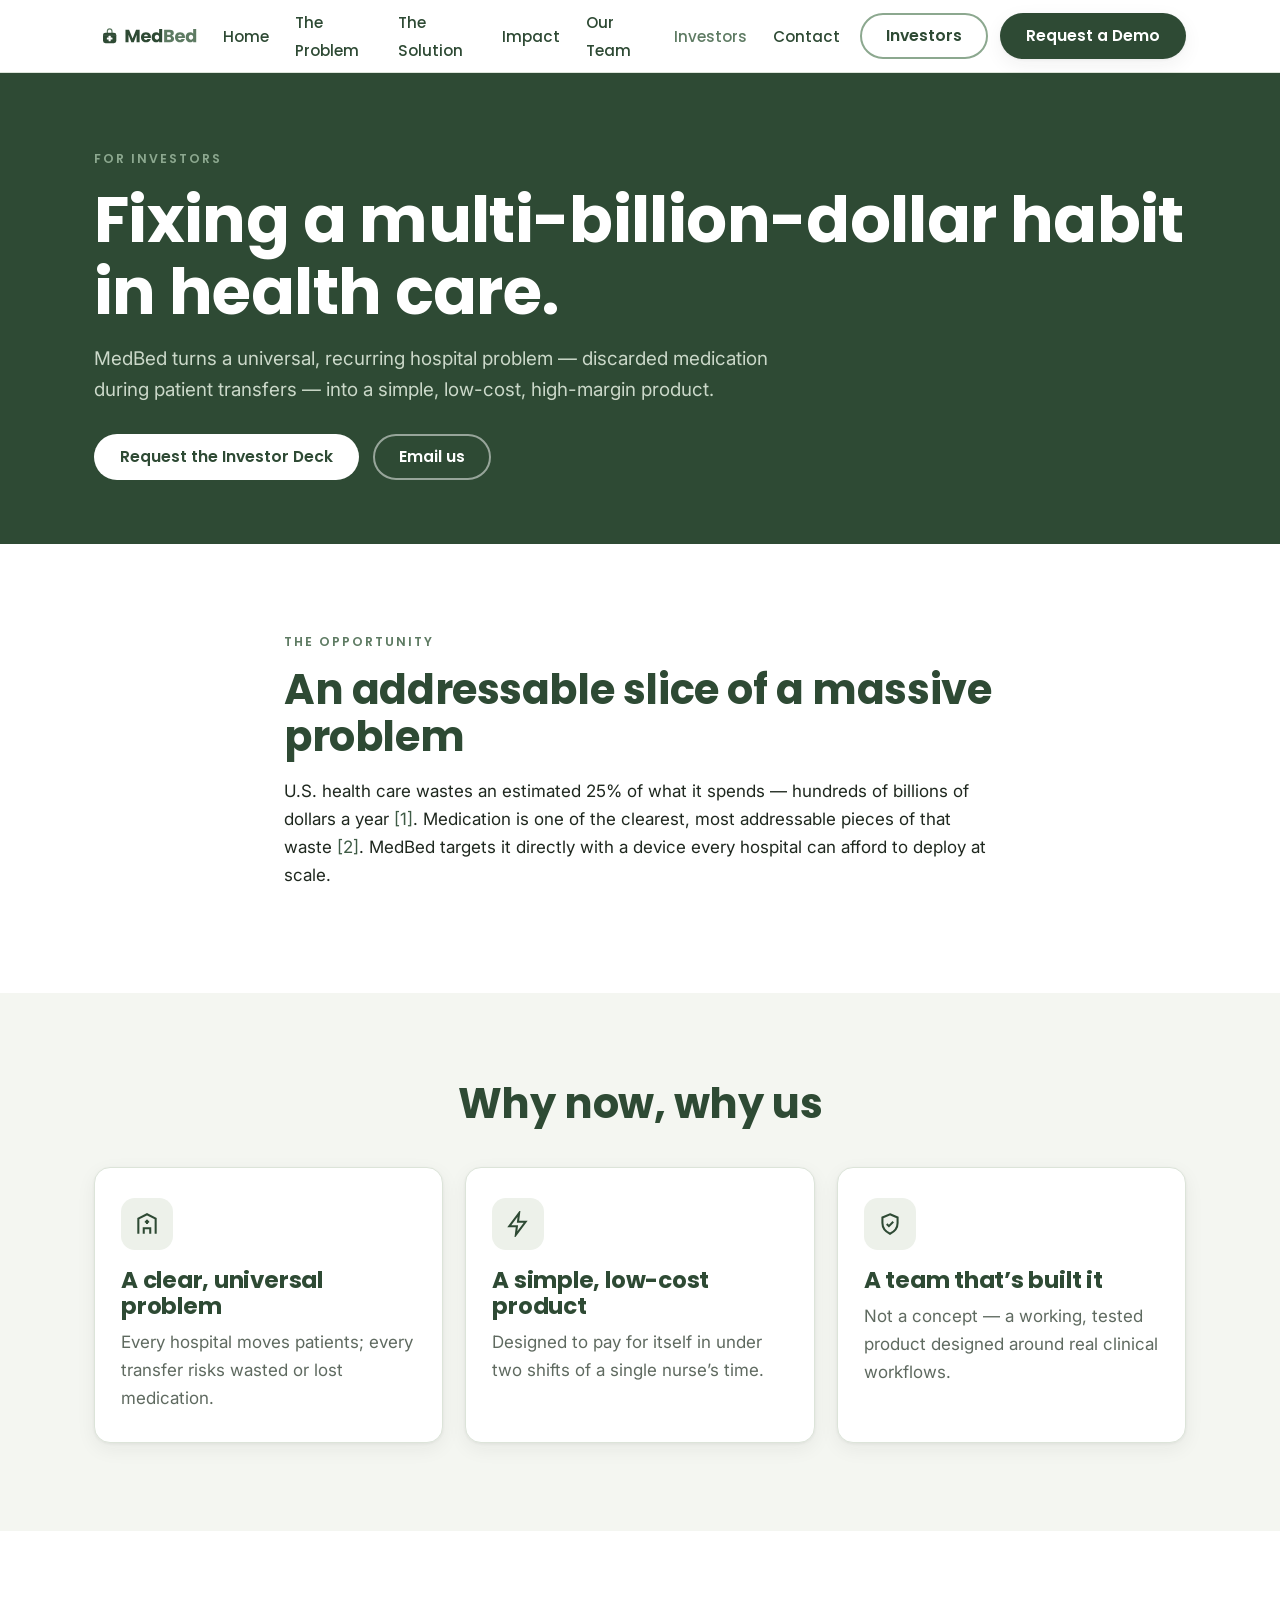
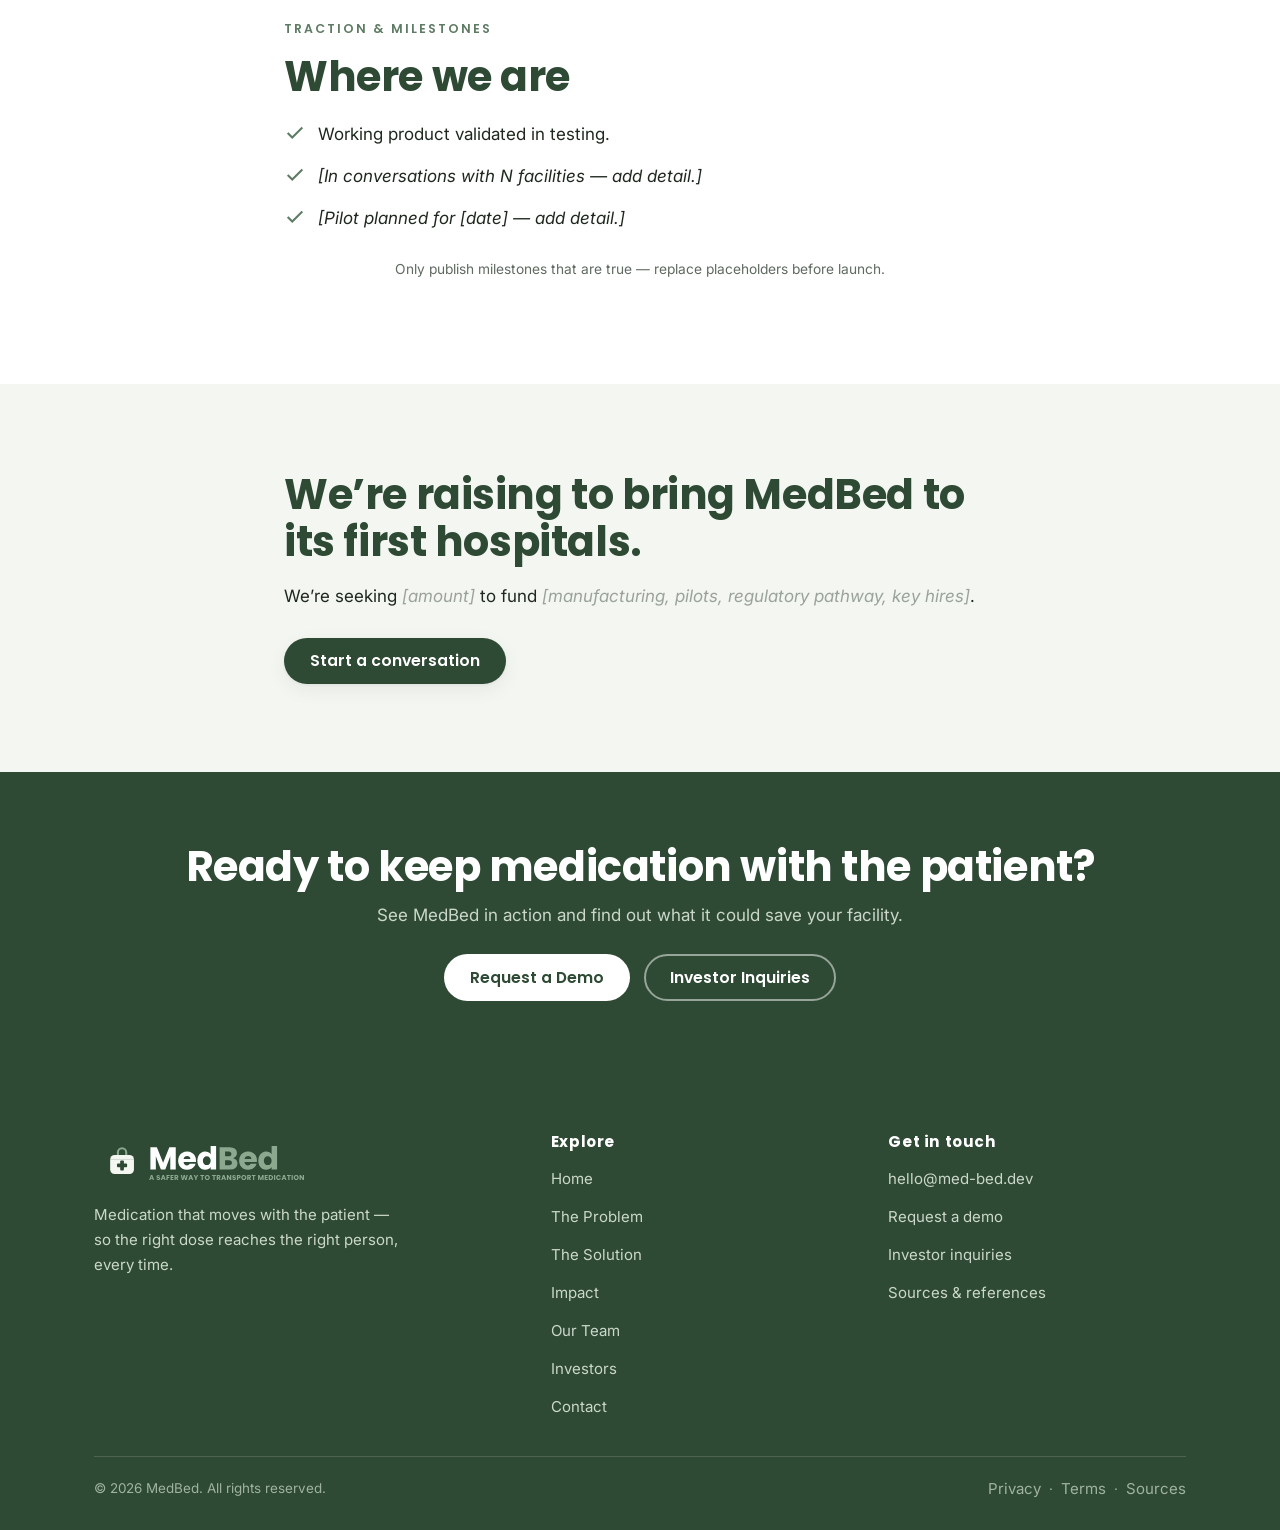
<file: investors.html>
<!DOCTYPE html>
<html lang="en">
<head>
<meta charset="UTF-8">
<meta name="viewport" content="width=device-width, initial-scale=1">
<title>Investors — MedBed</title>
<meta name="description" content="MedBed is tackling billions in avoidable medication waste with a simple, low-cost hospital device. Investor inquiries welcome.">
<link rel="canonical" href="https://med-bed.dev/investors.html">
<meta property="og:type" content="website">
<meta property="og:title" content="Investors — MedBed">
<meta property="og:description" content="MedBed is tackling billions in avoidable medication waste with a simple, low-cost hospital device. Investor inquiries welcome.">
<meta property="og:url" content="https://med-bed.dev/investors.html">
<meta property="og:image" content="https://med-bed.dev/assets/icons/og-image.png">
<meta name="twitter:card" content="summary_large_image">
<link rel="icon" href="assets/icons/favicon.svg" type="image/svg+xml">
<link rel="icon" href="assets/icons/favicon.ico" sizes="any">
<link rel="apple-touch-icon" href="assets/icons/apple-touch-icon.png">
<link rel="preconnect" href="https://fonts.googleapis.com">
<link rel="preconnect" href="https://fonts.gstatic.com" crossorigin>
<link href="https://fonts.googleapis.com/css2?family=Inter:wght@400;500;600&family=Poppins:wght@500;600;700&display=swap" rel="stylesheet">
<link rel="stylesheet" href="assets/css/styles.css">
</head>
<body>
<header class="site-header">
  <div class="container nav">
    <a class="nav__logo" href="index.html" aria-label="MedBed home"><img src="assets/logo/logo-horizontal.svg" alt="MedBed"></a>
    <nav aria-label="Primary"><ul class="nav__links"><li><a href="index.html">Home</a></li><li><a href="problem.html">The Problem</a></li><li><a href="solution.html">The Solution</a></li><li><a href="impact.html">Impact</a></li><li><a href="team.html">Our Team</a></li><li><a href="investors.html" aria-current="page">Investors</a></li><li><a href="contact.html">Contact</a></li></ul></nav>
    <div class="nav__cta">
      <a class="btn btn-secondary" href="investors.html">Investors</a>
      <a class="btn btn-primary" href="contact.html?type=Request%20a%20demo">Request a Demo</a>
    </div>
    <button class="nav__toggle" aria-label="Menu" aria-expanded="false" aria-controls="mobile-menu"><span></span><span></span><span></span></button>
  </div>
  <div class="mobile-menu" id="mobile-menu"><ul><li><a href="index.html">Home</a></li><li><a href="problem.html">The Problem</a></li><li><a href="solution.html">The Solution</a></li><li><a href="impact.html">Impact</a></li><li><a href="team.html">Our Team</a></li><li><a href="investors.html">Investors</a></li><li><a href="contact.html">Contact</a></li><li><a class="btn btn-primary" href="contact.html?type=Request%20a%20demo">Request a Demo</a></li></ul></div>
</header>
<main>
<section class="page-hero section--green">
  <div class="container reveal">
    <span class="eyebrow">For investors</span>
    <h1>Fixing a multi-billion-dollar habit in health care.</h1>
    <p class="lead mt-2">MedBed turns a universal, recurring hospital problem — discarded medication during patient transfers — into a simple, low-cost, high-margin product.</p>
    <div class="btn-row mt-3"><a class="btn btn-light" href="contact.html?type=Investor%20inquiry">Request the Investor Deck</a><a class="btn btn-ghost-light" href="mailto:hello@med-bed.dev">Email us</a></div>
  </div>
</section>

<section class="section">
  <div class="container narrow reveal">
    <span class="eyebrow">The opportunity</span>
    <h2>An addressable slice of a massive problem</h2>
    <p class="mt-2">U.S. health care wastes an estimated 25% of what it spends — hundreds of billions of dollars a year <a href="sources.html#ref-1">[1]</a>. Medication is one of the clearest, most addressable pieces of that waste <a href="sources.html#ref-2">[2]</a>. MedBed targets it directly with a device every hospital can afford to deploy at scale.</p>
  </div>
</section>

<section class="section section--cream">
  <div class="container">
    <div class="center narrow reveal"><h2>Why now, why us</h2></div>
    <div class="tiles mt-4">
      <div class="tile reveal"><div class="tile__icon"><svg viewBox="0 0 24 24"><path d="M4 21V7l8-4 8 4v14"/><path d="M9 21v-5h6v5M12 8v4M10 10h4"/></svg></div><h3>A clear, universal problem</h3><p>Every hospital moves patients; every transfer risks wasted or lost medication.</p></div>
      <div class="tile reveal"><div class="tile__icon"><svg viewBox="0 0 24 24"><path d="M13 2L4 14h7l-1 8 9-12h-7l1-8z"/></svg></div><h3>A simple, low-cost product</h3><p>Designed to pay for itself in under two shifts of a single nurse’s time.</p></div>
      <div class="tile reveal"><div class="tile__icon"><svg viewBox="0 0 24 24"><path d="M12 3l7 3v5c0 4.5-3 8-7 10-4-2-7-5.5-7-10V6l7-3z"/><path d="M9 12l2 2 4-4"/></svg></div><h3>A team that’s built it</h3><p>Not a concept — a working, tested product designed around real clinical workflows.</p></div>
    </div>
  </div>
</section>

<section class="section">
  <div class="container narrow reveal">
    <span class="eyebrow">Traction &amp; milestones</span>
    <h2>Where we are</h2>
    <ul class="checklist mt-2">
      <li><svg viewBox="0 0 24 24"><path d="M20 6L9 17l-5-5"/></svg><span>Working product validated in testing.</span></li>
      <li><svg viewBox="0 0 24 24"><path d="M20 6L9 17l-5-5"/></svg><span><span class="placeholder">[In conversations with N facilities — add detail.]</span></span></li>
      <li><svg viewBox="0 0 24 24"><path d="M20 6L9 17l-5-5"/></svg><span><span class="placeholder">[Pilot planned for [date] — add detail.]</span></span></li>
    </ul>
    <p class="figcap">Only publish milestones that are true — replace placeholders before launch.</p>
  </div>
</section>

<section class="section section--cream">
  <div class="container narrow reveal">
    <h2>We’re raising to bring MedBed to its first hospitals.</h2>
    <p class="mt-2">We’re seeking <span class="placeholder">[amount]</span> to fund <span class="placeholder">[manufacturing, pilots, regulatory pathway, key hires]</span>.</p>
    <div class="btn-row mt-3"><a class="btn btn-primary" href="contact.html?type=Investor%20inquiry">Start a conversation</a></div>
  </div>
</section>
</main>
<section class="cta-band reveal">
  <div class="container">
    <h2>Ready to keep medication with the patient?</h2>
    <p>See MedBed in action and find out what it could save your facility.</p>
    <div class="btn-row center">
      <a class="btn btn-light" href="contact.html?type=Request%20a%20demo">Request a Demo</a>
      <a class="btn btn-ghost-light" href="contact.html?type=Investor%20inquiry">Investor Inquiries</a>
    </div>
  </div>
</section>
<footer class="site-footer">
  <div class="container">
    <div class="footer-grid">
      <div>
        <img src="assets/logo/logo-reversed.svg" alt="MedBed — a safer way to transport medication">
        <p class="footer-tag">Medication that moves with the patient — so the right dose reaches the right person, every time.</p>
      </div>
      <div><h4>Explore</h4><ul><li><a href="index.html">Home</a></li><li><a href="problem.html">The Problem</a></li><li><a href="solution.html">The Solution</a></li><li><a href="impact.html">Impact</a></li><li><a href="team.html">Our Team</a></li><li><a href="investors.html">Investors</a></li><li><a href="contact.html">Contact</a></li></ul></div>
      <div><h4>Get in touch</h4><ul>
        <li><a href="mailto:hello@med-bed.dev">hello@med-bed.dev</a></li>
        <li><a href="contact.html?type=Request%20a%20demo">Request a demo</a></li>
        <li><a href="contact.html?type=Investor%20inquiry">Investor inquiries</a></li>
        <li><a href="sources.html">Sources &amp; references</a></li>
      </ul></div>
    </div>
    <div class="footer-bottom">
      <span>&copy; <span id="year">2026</span> MedBed. All rights reserved.</span>
      <span><a href="#">Privacy</a> &nbsp;·&nbsp; <a href="#">Terms</a> &nbsp;·&nbsp; <a href="sources.html">Sources</a></span>
    </div>
  </div>
</footer>
<script src="assets/js/main.js"></script>
</body>
</html>
</file>
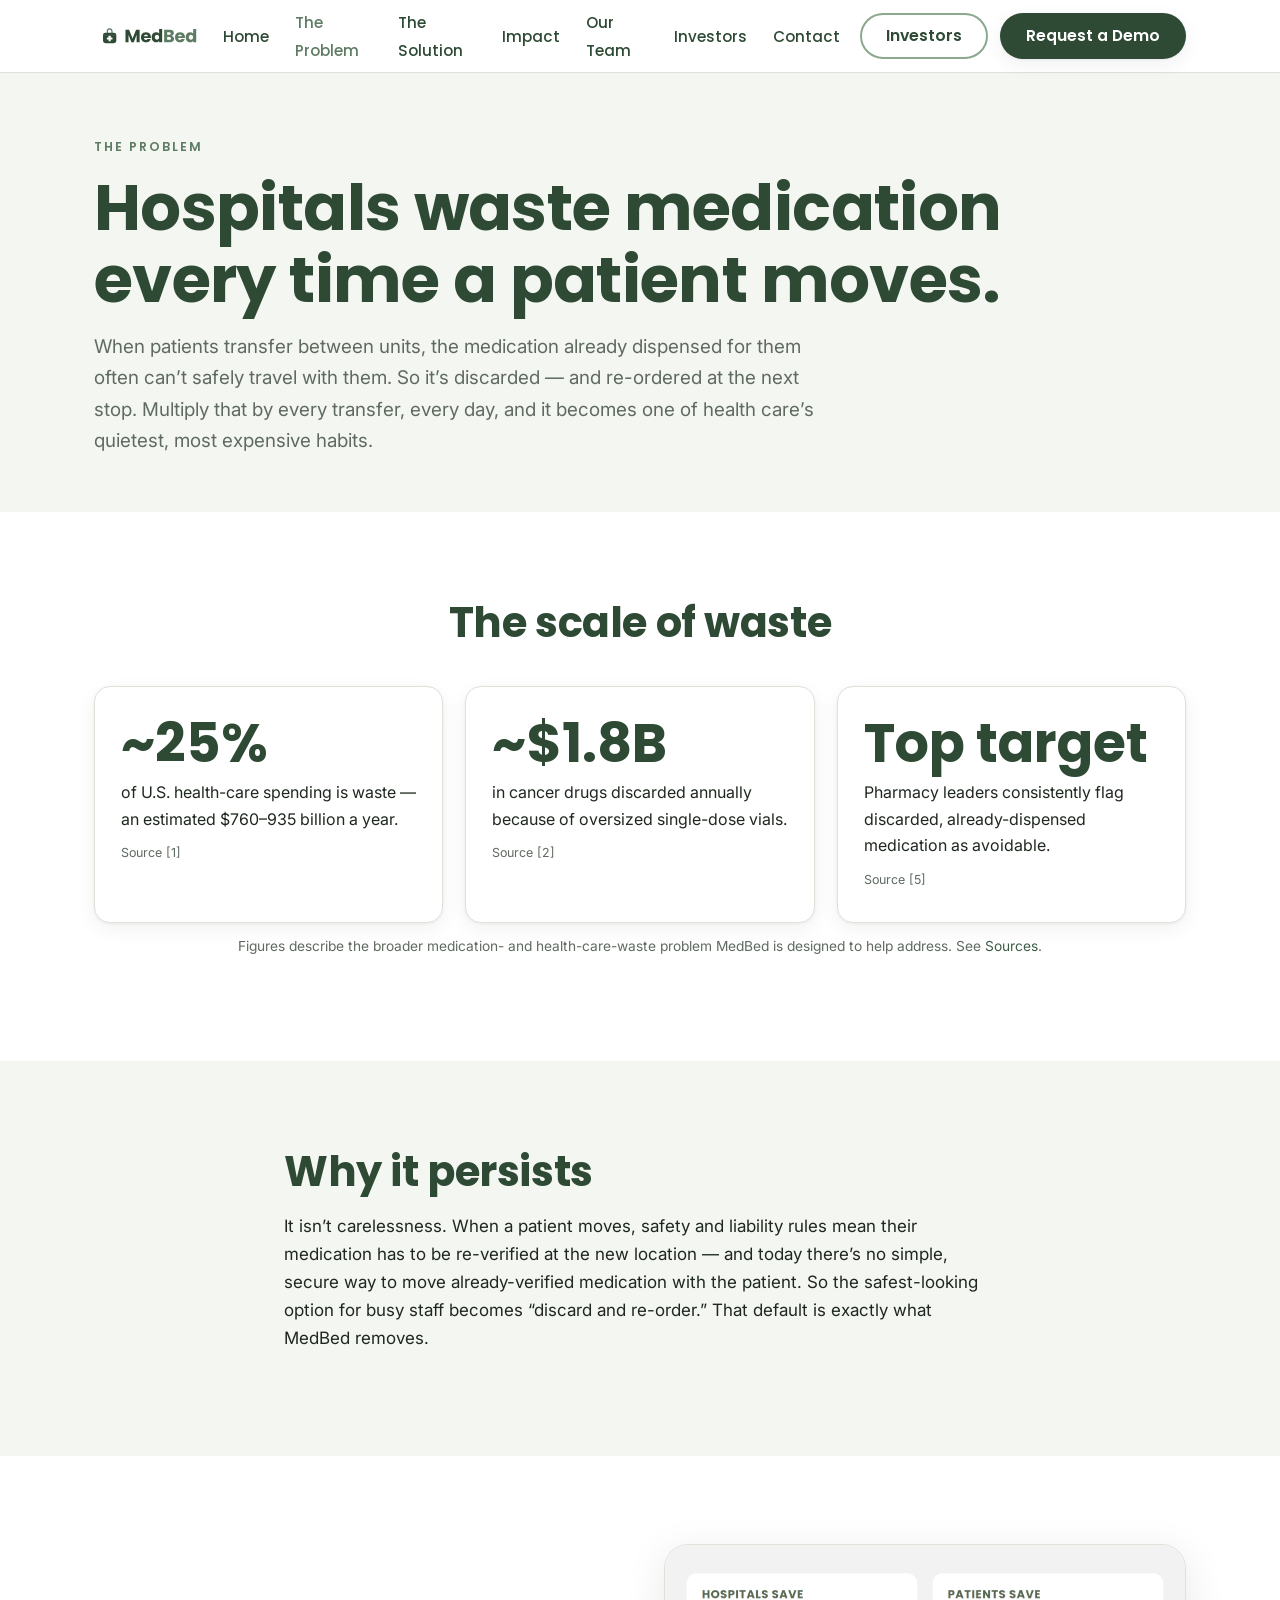
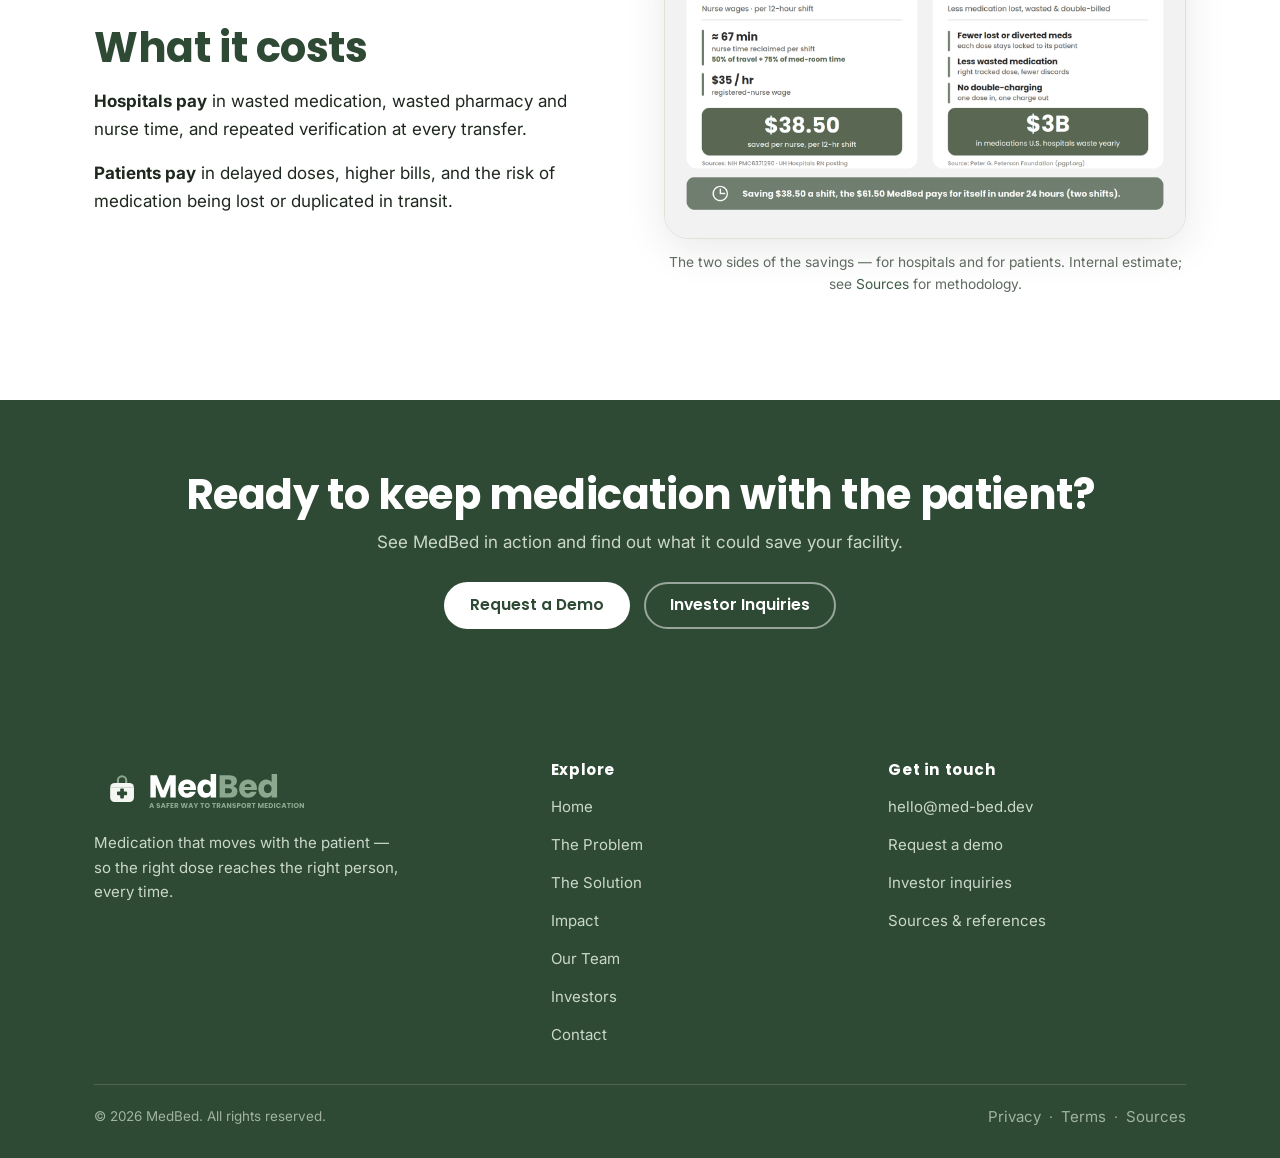
<file: problem.html>
<!DOCTYPE html>
<html lang="en">
<head>
<meta charset="UTF-8">
<meta name="viewport" content="width=device-width, initial-scale=1">
<title>The Problem — Medication Waste in Hospital Transfers | MedBed</title>
<meta name="description" content="Hospitals discard medication every time a patient moves between units. See the scale of the problem MedBed is built to solve.">
<link rel="canonical" href="https://med-bed.dev/problem.html">
<meta property="og:type" content="website">
<meta property="og:title" content="The Problem — Medication Waste in Hospital Transfers | MedBed">
<meta property="og:description" content="Hospitals discard medication every time a patient moves between units. See the scale of the problem MedBed is built to solve.">
<meta property="og:url" content="https://med-bed.dev/problem.html">
<meta property="og:image" content="https://med-bed.dev/assets/icons/og-image.png">
<meta name="twitter:card" content="summary_large_image">
<link rel="icon" href="assets/icons/favicon.svg" type="image/svg+xml">
<link rel="icon" href="assets/icons/favicon.ico" sizes="any">
<link rel="apple-touch-icon" href="assets/icons/apple-touch-icon.png">
<link rel="preconnect" href="https://fonts.googleapis.com">
<link rel="preconnect" href="https://fonts.gstatic.com" crossorigin>
<link href="https://fonts.googleapis.com/css2?family=Inter:wght@400;500;600&family=Poppins:wght@500;600;700&display=swap" rel="stylesheet">
<link rel="stylesheet" href="assets/css/styles.css">
</head>
<body>
<header class="site-header">
  <div class="container nav">
    <a class="nav__logo" href="index.html" aria-label="MedBed home"><img src="assets/logo/logo-horizontal.svg" alt="MedBed"></a>
    <nav aria-label="Primary"><ul class="nav__links"><li><a href="index.html">Home</a></li><li><a href="problem.html" aria-current="page">The Problem</a></li><li><a href="solution.html">The Solution</a></li><li><a href="impact.html">Impact</a></li><li><a href="team.html">Our Team</a></li><li><a href="investors.html">Investors</a></li><li><a href="contact.html">Contact</a></li></ul></nav>
    <div class="nav__cta">
      <a class="btn btn-secondary" href="investors.html">Investors</a>
      <a class="btn btn-primary" href="contact.html?type=Request%20a%20demo">Request a Demo</a>
    </div>
    <button class="nav__toggle" aria-label="Menu" aria-expanded="false" aria-controls="mobile-menu"><span></span><span></span><span></span></button>
  </div>
  <div class="mobile-menu" id="mobile-menu"><ul><li><a href="index.html">Home</a></li><li><a href="problem.html">The Problem</a></li><li><a href="solution.html">The Solution</a></li><li><a href="impact.html">Impact</a></li><li><a href="team.html">Our Team</a></li><li><a href="investors.html">Investors</a></li><li><a href="contact.html">Contact</a></li><li><a class="btn btn-primary" href="contact.html?type=Request%20a%20demo">Request a Demo</a></li></ul></div>
</header>
<main>
<section class="page-hero section--cream">
  <div class="container reveal">
    <span class="eyebrow">The problem</span>
    <h1>Hospitals waste medication every time a patient moves.</h1>
    <p class="lead mt-2">When patients transfer between units, the medication already dispensed for them often can’t safely travel with them. So it’s discarded — and re-ordered at the next stop. Multiply that by every transfer, every day, and it becomes one of health care’s quietest, most expensive habits.</p>
  </div>
</section>

<section class="section">
  <div class="container">
    <div class="center narrow reveal"><h2>The scale of waste</h2></div>
    <div class="stats mt-4">
      <div class="stat reveal"><div class="stat__num">~25%</div><div class="stat__label">of U.S. health-care spending is waste — an estimated $760–935 billion a year.</div><a class="stat__cite" href="sources.html#ref-1">Source [1]</a></div>
      <div class="stat reveal"><div class="stat__num">~$1.8B</div><div class="stat__label">in cancer drugs discarded annually because of oversized single-dose vials.</div><a class="stat__cite" href="sources.html#ref-2">Source [2]</a></div>
      <div class="stat reveal"><div class="stat__num">Top target</div><div class="stat__label">Pharmacy leaders consistently flag discarded, already-dispensed medication as avoidable.</div><a class="stat__cite" href="sources.html#ref-5">Source [5]</a></div>
    </div>
    <p class="figcap mt-3">Figures describe the broader medication- and health-care-waste problem MedBed is designed to help address. See <a href="sources.html">Sources</a>.</p>
  </div>
</section>

<section class="section section--cream">
  <div class="container narrow reveal">
    <h2>Why it persists</h2>
    <p class="mt-2">It isn’t carelessness. When a patient moves, safety and liability rules mean their medication has to be re-verified at the new location — and today there’s no simple, secure way to move already-verified medication with the patient. So the safest-looking option for busy staff becomes “discard and re-order.” That default is exactly what MedBed removes.</p>
  </div>
</section>

<section class="section">
  <div class="container media">
    <div class="media__text reveal">
      <h2>What it costs</h2>
      <p class="mt-2"><strong>Hospitals pay</strong> in wasted medication, wasted pharmacy and nurse time, and repeated verification at every transfer.</p>
      <p><strong>Patients pay</strong> in delayed doses, higher bills, and the risk of medication being lost or duplicated in transit.</p>
    </div>
    <div class="reveal">
      <div class="figure-wide"><img src="assets/impact/medbed-value-hospitals-patients.png" alt="How MedBed saves money for hospitals and patients"></div>
      <p class="figcap">The two sides of the savings — for hospitals and for patients. Internal estimate; see <a href="sources.html">Sources</a> for methodology.</p>
    </div>
  </div>
</section>
</main>
<section class="cta-band reveal">
  <div class="container">
    <h2>Ready to keep medication with the patient?</h2>
    <p>See MedBed in action and find out what it could save your facility.</p>
    <div class="btn-row center">
      <a class="btn btn-light" href="contact.html?type=Request%20a%20demo">Request a Demo</a>
      <a class="btn btn-ghost-light" href="contact.html?type=Investor%20inquiry">Investor Inquiries</a>
    </div>
  </div>
</section>
<footer class="site-footer">
  <div class="container">
    <div class="footer-grid">
      <div>
        <img src="assets/logo/logo-reversed.svg" alt="MedBed — a safer way to transport medication">
        <p class="footer-tag">Medication that moves with the patient — so the right dose reaches the right person, every time.</p>
      </div>
      <div><h4>Explore</h4><ul><li><a href="index.html">Home</a></li><li><a href="problem.html">The Problem</a></li><li><a href="solution.html">The Solution</a></li><li><a href="impact.html">Impact</a></li><li><a href="team.html">Our Team</a></li><li><a href="investors.html">Investors</a></li><li><a href="contact.html">Contact</a></li></ul></div>
      <div><h4>Get in touch</h4><ul>
        <li><a href="mailto:hello@med-bed.dev">hello@med-bed.dev</a></li>
        <li><a href="contact.html?type=Request%20a%20demo">Request a demo</a></li>
        <li><a href="contact.html?type=Investor%20inquiry">Investor inquiries</a></li>
        <li><a href="sources.html">Sources &amp; references</a></li>
      </ul></div>
    </div>
    <div class="footer-bottom">
      <span>&copy; <span id="year">2026</span> MedBed. All rights reserved.</span>
      <span><a href="#">Privacy</a> &nbsp;·&nbsp; <a href="#">Terms</a> &nbsp;·&nbsp; <a href="sources.html">Sources</a></span>
    </div>
  </div>
</footer>
<script src="assets/js/main.js"></script>
</body>
</html>
</file>
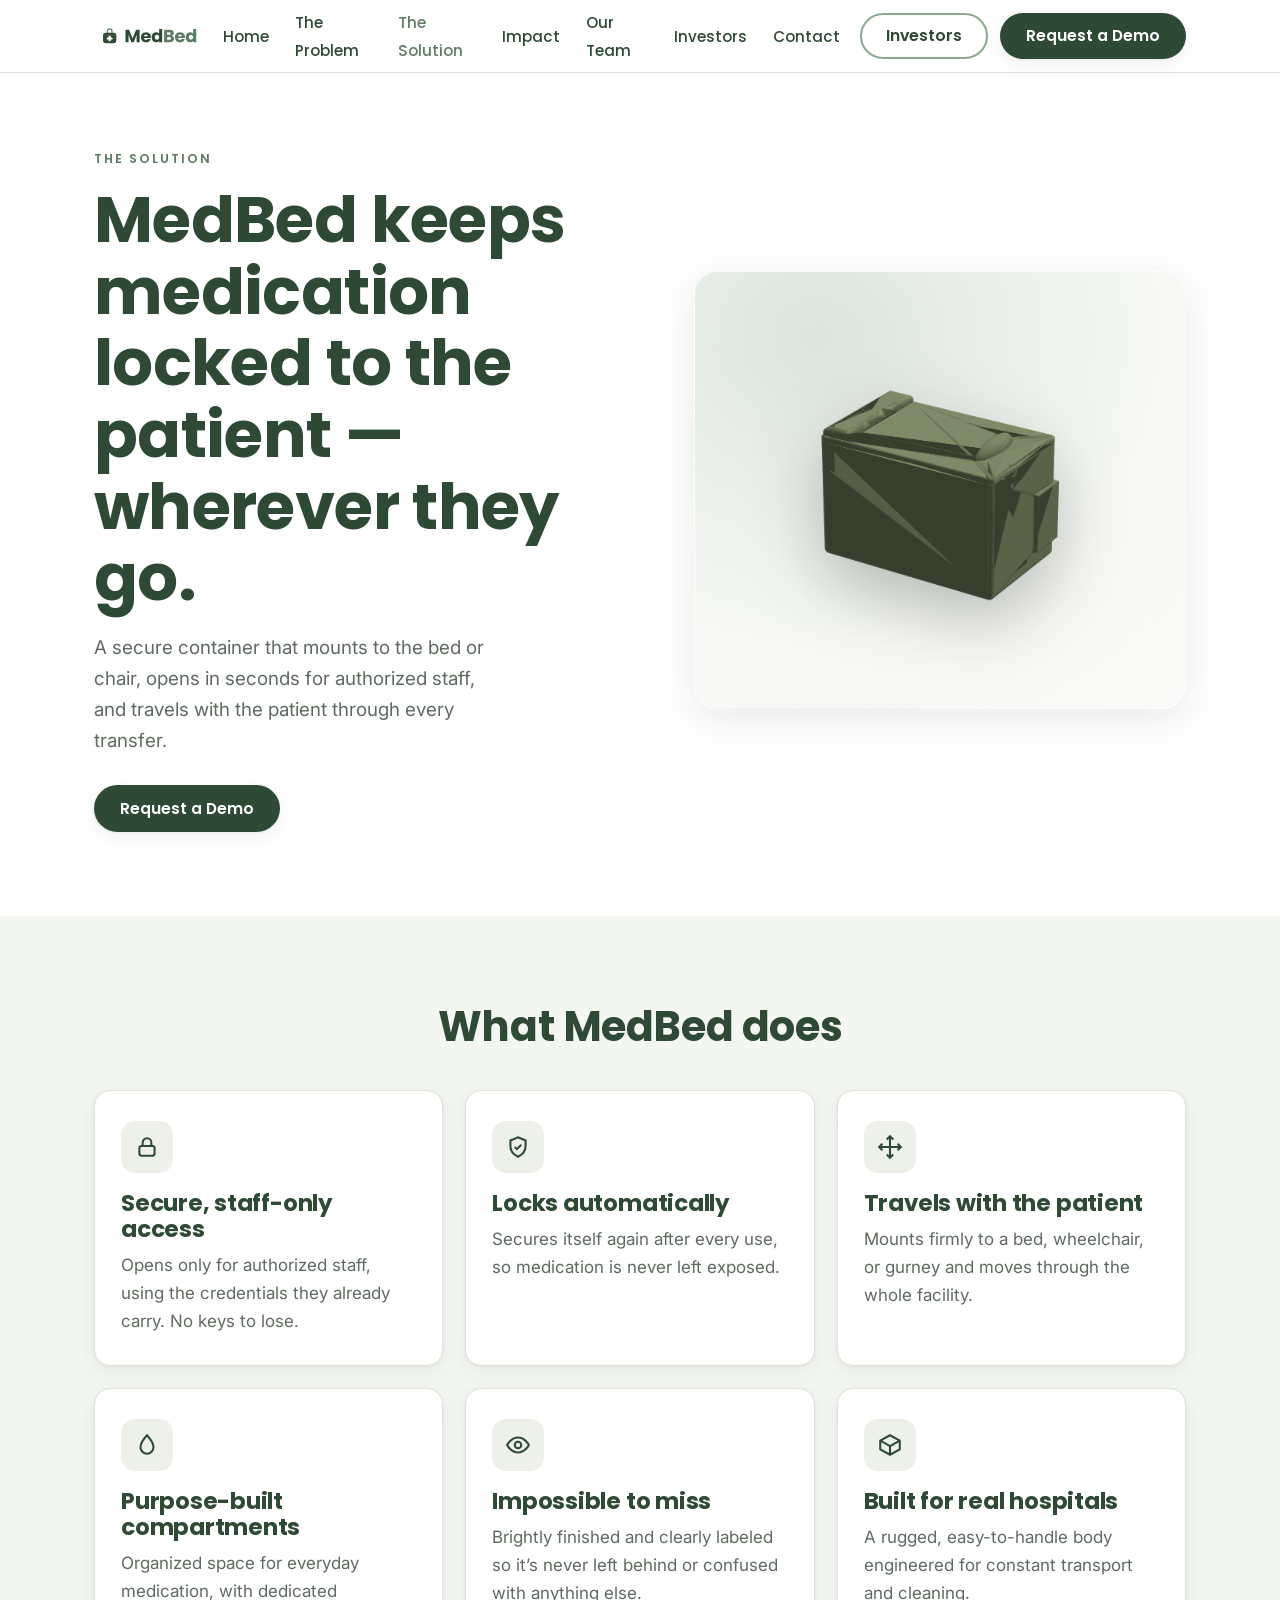
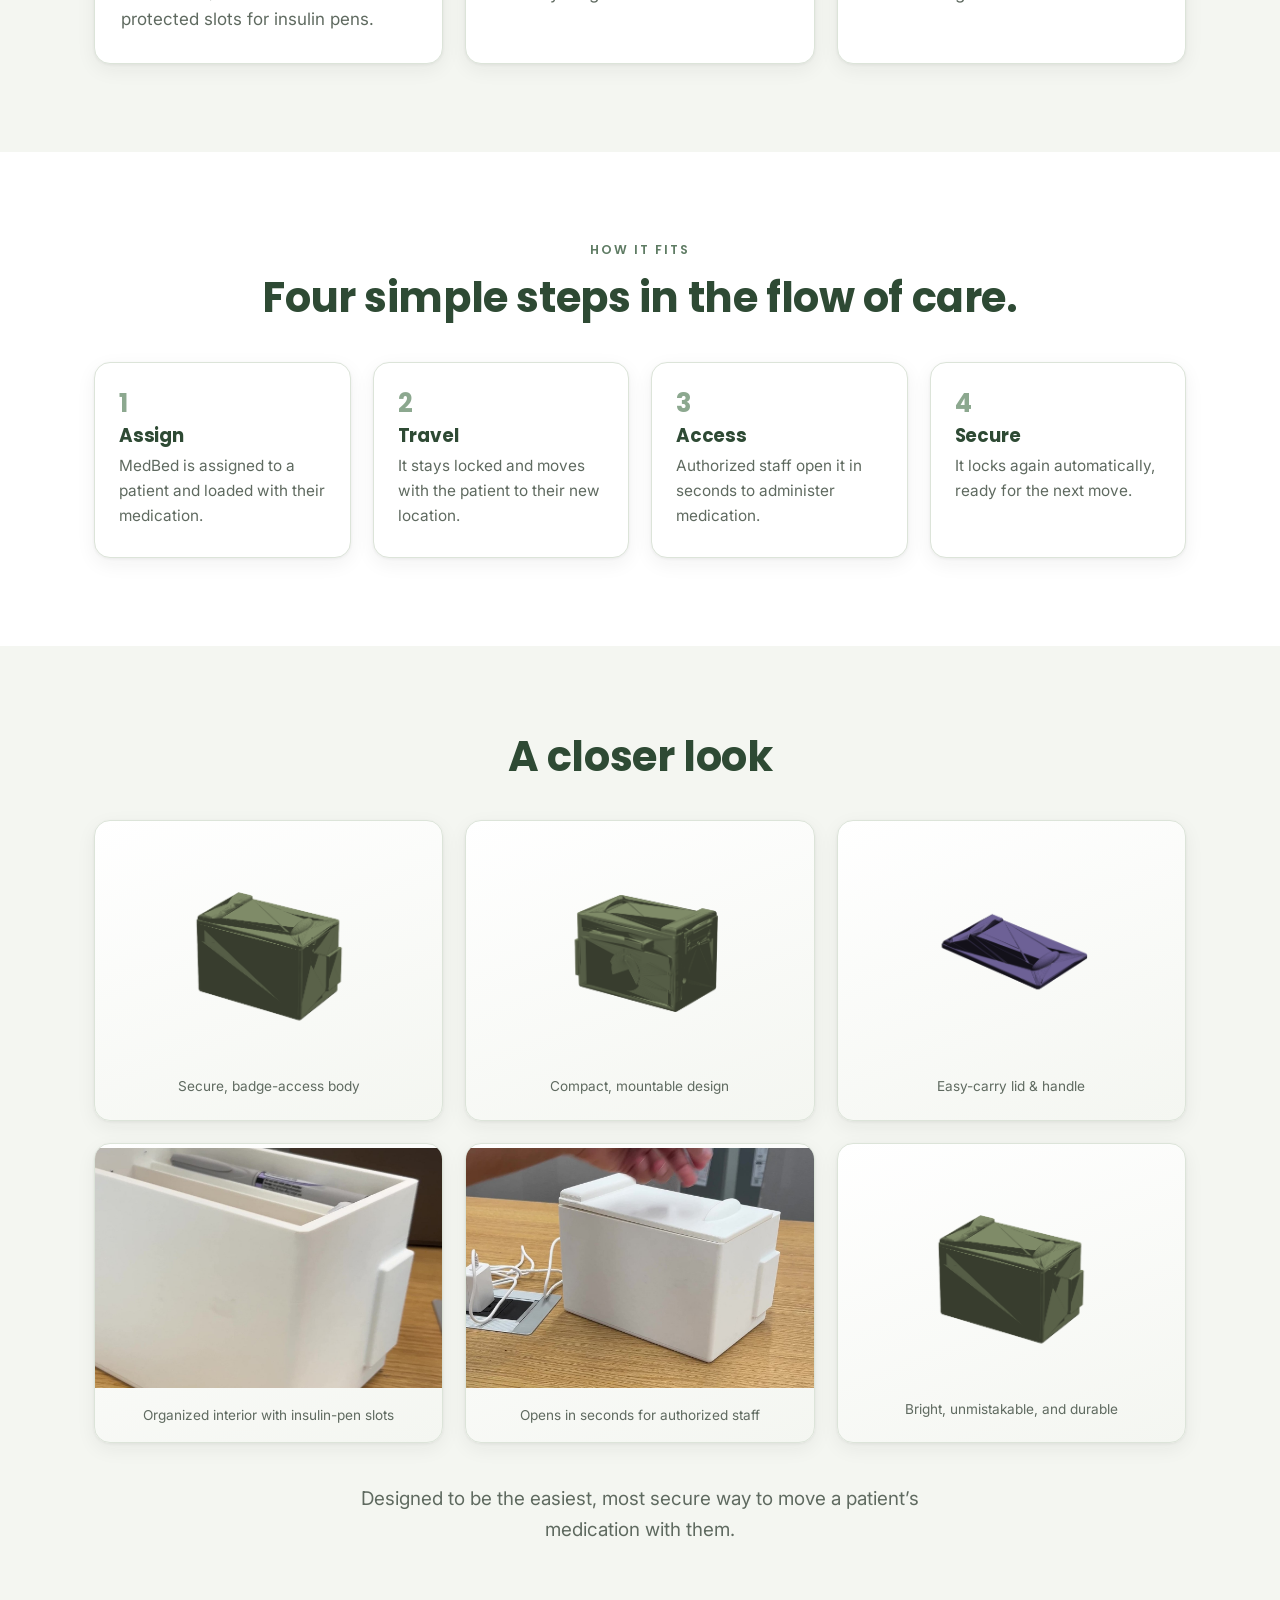
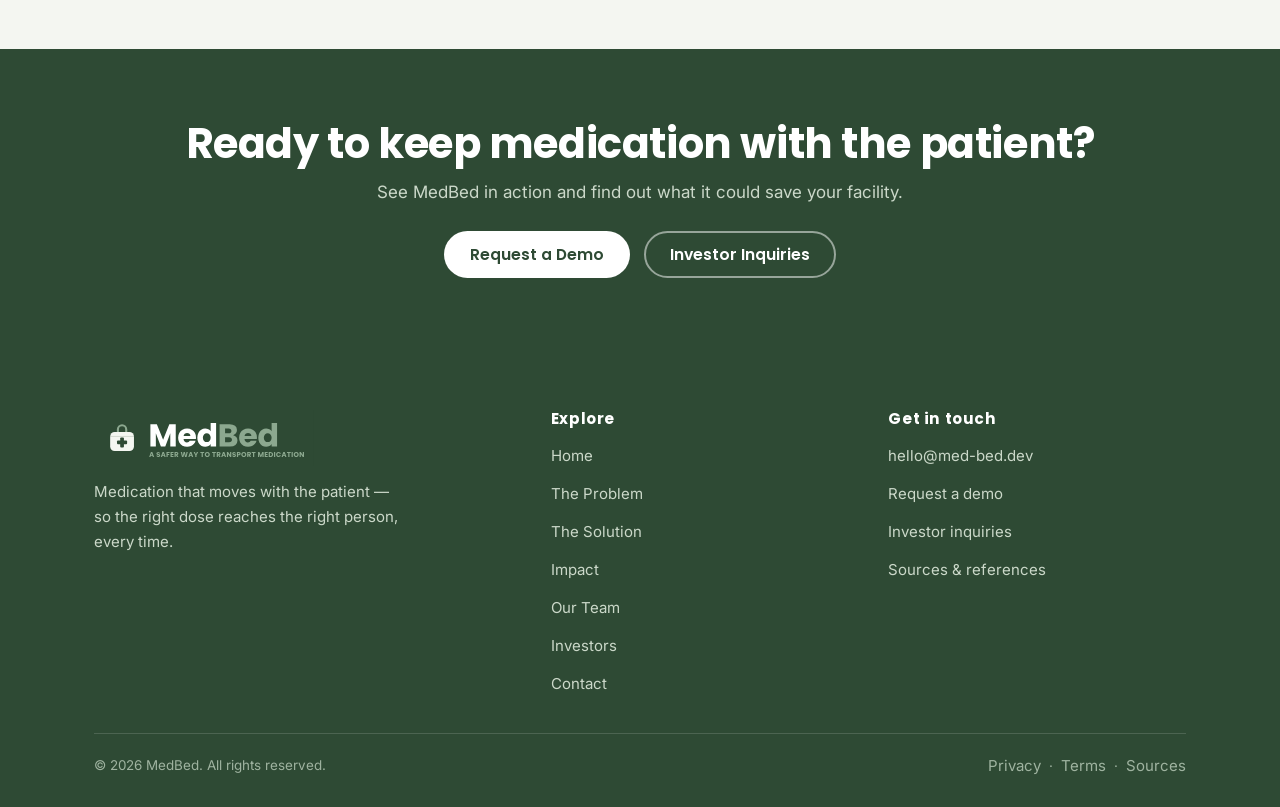
<file: solution.html>
<!DOCTYPE html>
<html lang="en">
<head>
<meta charset="UTF-8">
<meta name="viewport" content="width=device-width, initial-scale=1">
<title>The Solution — Secure Medication Transport | MedBed</title>
<meta name="description" content="MedBed keeps medication locked to the patient, opens in seconds for authorized staff, and travels through every transfer.">
<link rel="canonical" href="https://med-bed.dev/solution.html">
<meta property="og:type" content="website">
<meta property="og:title" content="The Solution — Secure Medication Transport | MedBed">
<meta property="og:description" content="MedBed keeps medication locked to the patient, opens in seconds for authorized staff, and travels through every transfer.">
<meta property="og:url" content="https://med-bed.dev/solution.html">
<meta property="og:image" content="https://med-bed.dev/assets/icons/og-image.png">
<meta name="twitter:card" content="summary_large_image">
<link rel="icon" href="assets/icons/favicon.svg" type="image/svg+xml">
<link rel="icon" href="assets/icons/favicon.ico" sizes="any">
<link rel="apple-touch-icon" href="assets/icons/apple-touch-icon.png">
<link rel="preconnect" href="https://fonts.googleapis.com">
<link rel="preconnect" href="https://fonts.gstatic.com" crossorigin>
<link href="https://fonts.googleapis.com/css2?family=Inter:wght@400;500;600&family=Poppins:wght@500;600;700&display=swap" rel="stylesheet">
<link rel="stylesheet" href="assets/css/styles.css">
</head>
<body>
<header class="site-header">
  <div class="container nav">
    <a class="nav__logo" href="index.html" aria-label="MedBed home"><img src="assets/logo/logo-horizontal.svg" alt="MedBed"></a>
    <nav aria-label="Primary"><ul class="nav__links"><li><a href="index.html">Home</a></li><li><a href="problem.html">The Problem</a></li><li><a href="solution.html" aria-current="page">The Solution</a></li><li><a href="impact.html">Impact</a></li><li><a href="team.html">Our Team</a></li><li><a href="investors.html">Investors</a></li><li><a href="contact.html">Contact</a></li></ul></nav>
    <div class="nav__cta">
      <a class="btn btn-secondary" href="investors.html">Investors</a>
      <a class="btn btn-primary" href="contact.html?type=Request%20a%20demo">Request a Demo</a>
    </div>
    <button class="nav__toggle" aria-label="Menu" aria-expanded="false" aria-controls="mobile-menu"><span></span><span></span><span></span></button>
  </div>
  <div class="mobile-menu" id="mobile-menu"><ul><li><a href="index.html">Home</a></li><li><a href="problem.html">The Problem</a></li><li><a href="solution.html">The Solution</a></li><li><a href="impact.html">Impact</a></li><li><a href="team.html">Our Team</a></li><li><a href="investors.html">Investors</a></li><li><a href="contact.html">Contact</a></li><li><a class="btn btn-primary" href="contact.html?type=Request%20a%20demo">Request a Demo</a></li></ul></div>
</header>
<main>
<section class="hero">
  <div class="container hero__grid">
    <div class="hero__text reveal">
      <span class="eyebrow">The solution</span>
      <h1>MedBed keeps medication locked to the patient — wherever they go.</h1>
      <p class="lead">A secure container that mounts to the bed or chair, opens in seconds for authorized staff, and travels with the patient through every transfer.</p>
      <div class="btn-row"><a class="btn btn-primary" href="contact.html?type=Request%20a%20demo">Request a Demo</a></div>
    </div>
    <div class="hero__visual reveal"><img src="assets/product/medbed-render-1.png" alt="MedBed medication container, front view" width="520" height="360"></div>
  </div>
</section>

<section class="section section--cream">
  <div class="container">
    <div class="center narrow reveal"><h2>What MedBed does</h2></div>
    <div class="tiles mt-4">
      <div class="tile reveal"><div class="tile__icon"><svg viewBox="0 0 24 24"><rect x="5" y="11" width="14" height="9" rx="2"/><path d="M8 11V8a4 4 0 0 1 8 0v3"/></svg></div><h3>Secure, staff-only access</h3><p>Opens only for authorized staff, using the credentials they already carry. No keys to lose.</p></div>
      <div class="tile reveal"><div class="tile__icon"><svg viewBox="0 0 24 24"><path d="M12 3l7 3v5c0 4.5-3 8-7 10-4-2-7-5.5-7-10V6l7-3z"/><path d="M9 12l2 2 4-4"/></svg></div><h3>Locks automatically</h3><p>Secures itself again after every use, so medication is never left exposed.</p></div>
      <div class="tile reveal"><div class="tile__icon"><svg viewBox="0 0 24 24"><path d="M5 9l-3 3 3 3"/><path d="M9 5l3-3 3 3"/><path d="M15 19l-3 3-3-3"/><path d="M19 9l3 3-3 3"/><path d="M2 12h20M12 2v20"/></svg></div><h3>Travels with the patient</h3><p>Mounts firmly to a bed, wheelchair, or gurney and moves through the whole facility.</p></div>
      <div class="tile reveal"><div class="tile__icon"><svg viewBox="0 0 24 24"><path d="M12 3s6 6.5 6 11a6 6 0 0 1-12 0c0-4.5 6-11 6-11z"/></svg></div><h3>Purpose-built compartments</h3><p>Organized space for everyday medication, with dedicated protected slots for insulin pens.</p></div>
      <div class="tile reveal"><div class="tile__icon"><svg viewBox="0 0 24 24"><path d="M2 12s3.5-7 10-7 10 7 10 7-3.5 7-10 7-10-7-10-7z"/><circle cx="12" cy="12" r="3"/></svg></div><h3>Impossible to miss</h3><p>Brightly finished and clearly labeled so it’s never left behind or confused with anything else.</p></div>
      <div class="tile reveal"><div class="tile__icon"><svg viewBox="0 0 24 24"><path d="M3 8l9-5 9 5v8l-9 5-9-5V8z"/><path d="M3 8l9 5 9-5M12 13v8"/></svg></div><h3>Built for real hospitals</h3><p>A rugged, easy-to-handle body engineered for constant transport and cleaning.</p></div>
    </div>
  </div>
</section>

<section class="section" id="workflow">
  <div class="container">
    <div class="center narrow reveal"><span class="eyebrow">How it fits</span><h2>Four simple steps in the flow of care.</h2></div>
    <div class="steps mt-4">
      <div class="step reveal"><div class="step__n">1</div><h3>Assign</h3><p>MedBed is assigned to a patient and loaded with their medication.</p></div>
      <div class="step reveal"><div class="step__n">2</div><h3>Travel</h3><p>It stays locked and moves with the patient to their new location.</p></div>
      <div class="step reveal"><div class="step__n">3</div><h3>Access</h3><p>Authorized staff open it in seconds to administer medication.</p></div>
      <div class="step reveal"><div class="step__n">4</div><h3>Secure</h3><p>It locks again automatically, ready for the next move.</p></div>
    </div>
  </div>
</section>

<section class="section section--cream">
  <div class="container">
    <div class="center narrow reveal"><h2>A closer look</h2></div>
    <div class="gallery mt-4">
      <figure class="reveal"><img src="assets/product/medbed-render-1.png" alt="MedBed container, front view"><figcaption>Secure, badge-access body</figcaption></figure>
      <figure class="reveal"><img src="assets/product/medbed-render-2.png" alt="MedBed container, angled view"><figcaption>Compact, mountable design</figcaption></figure>
      <figure class="reveal"><img src="assets/product/medbed-lid-render.png" alt="MedBed lid with carry handle"><figcaption>Easy-carry lid &amp; handle</figcaption></figure>
      <figure class="is-photo reveal"><img src="assets/product/open-compartments.jpg" alt="MedBed open, showing organized compartments"><figcaption>Organized interior with insulin-pen slots</figcaption></figure>
      <figure class="is-photo reveal"><img src="assets/product/hero-in-use.jpg" alt="Authorized staff opening MedBed"><figcaption>Opens in seconds for authorized staff</figcaption></figure>
      <figure class="reveal"><img src="assets/product/medbed-render-1.png" alt="MedBed container"><figcaption>Bright, unmistakable, and durable</figcaption></figure>
    </div>
    <p class="center lead mt-4 reveal" style="max-width:640px;margin-left:auto;margin-right:auto">Designed to be the easiest, most secure way to move a patient’s medication with them.</p>
  </div>
</section>
</main>
<section class="cta-band reveal">
  <div class="container">
    <h2>Ready to keep medication with the patient?</h2>
    <p>See MedBed in action and find out what it could save your facility.</p>
    <div class="btn-row center">
      <a class="btn btn-light" href="contact.html?type=Request%20a%20demo">Request a Demo</a>
      <a class="btn btn-ghost-light" href="contact.html?type=Investor%20inquiry">Investor Inquiries</a>
    </div>
  </div>
</section>
<footer class="site-footer">
  <div class="container">
    <div class="footer-grid">
      <div>
        <img src="assets/logo/logo-reversed.svg" alt="MedBed — a safer way to transport medication">
        <p class="footer-tag">Medication that moves with the patient — so the right dose reaches the right person, every time.</p>
      </div>
      <div><h4>Explore</h4><ul><li><a href="index.html">Home</a></li><li><a href="problem.html">The Problem</a></li><li><a href="solution.html">The Solution</a></li><li><a href="impact.html">Impact</a></li><li><a href="team.html">Our Team</a></li><li><a href="investors.html">Investors</a></li><li><a href="contact.html">Contact</a></li></ul></div>
      <div><h4>Get in touch</h4><ul>
        <li><a href="mailto:hello@med-bed.dev">hello@med-bed.dev</a></li>
        <li><a href="contact.html?type=Request%20a%20demo">Request a demo</a></li>
        <li><a href="contact.html?type=Investor%20inquiry">Investor inquiries</a></li>
        <li><a href="sources.html">Sources &amp; references</a></li>
      </ul></div>
    </div>
    <div class="footer-bottom">
      <span>&copy; <span id="year">2026</span> MedBed. All rights reserved.</span>
      <span><a href="#">Privacy</a> &nbsp;·&nbsp; <a href="#">Terms</a> &nbsp;·&nbsp; <a href="sources.html">Sources</a></span>
    </div>
  </div>
</footer>
<script src="assets/js/main.js"></script>
</body>
</html>
</file>
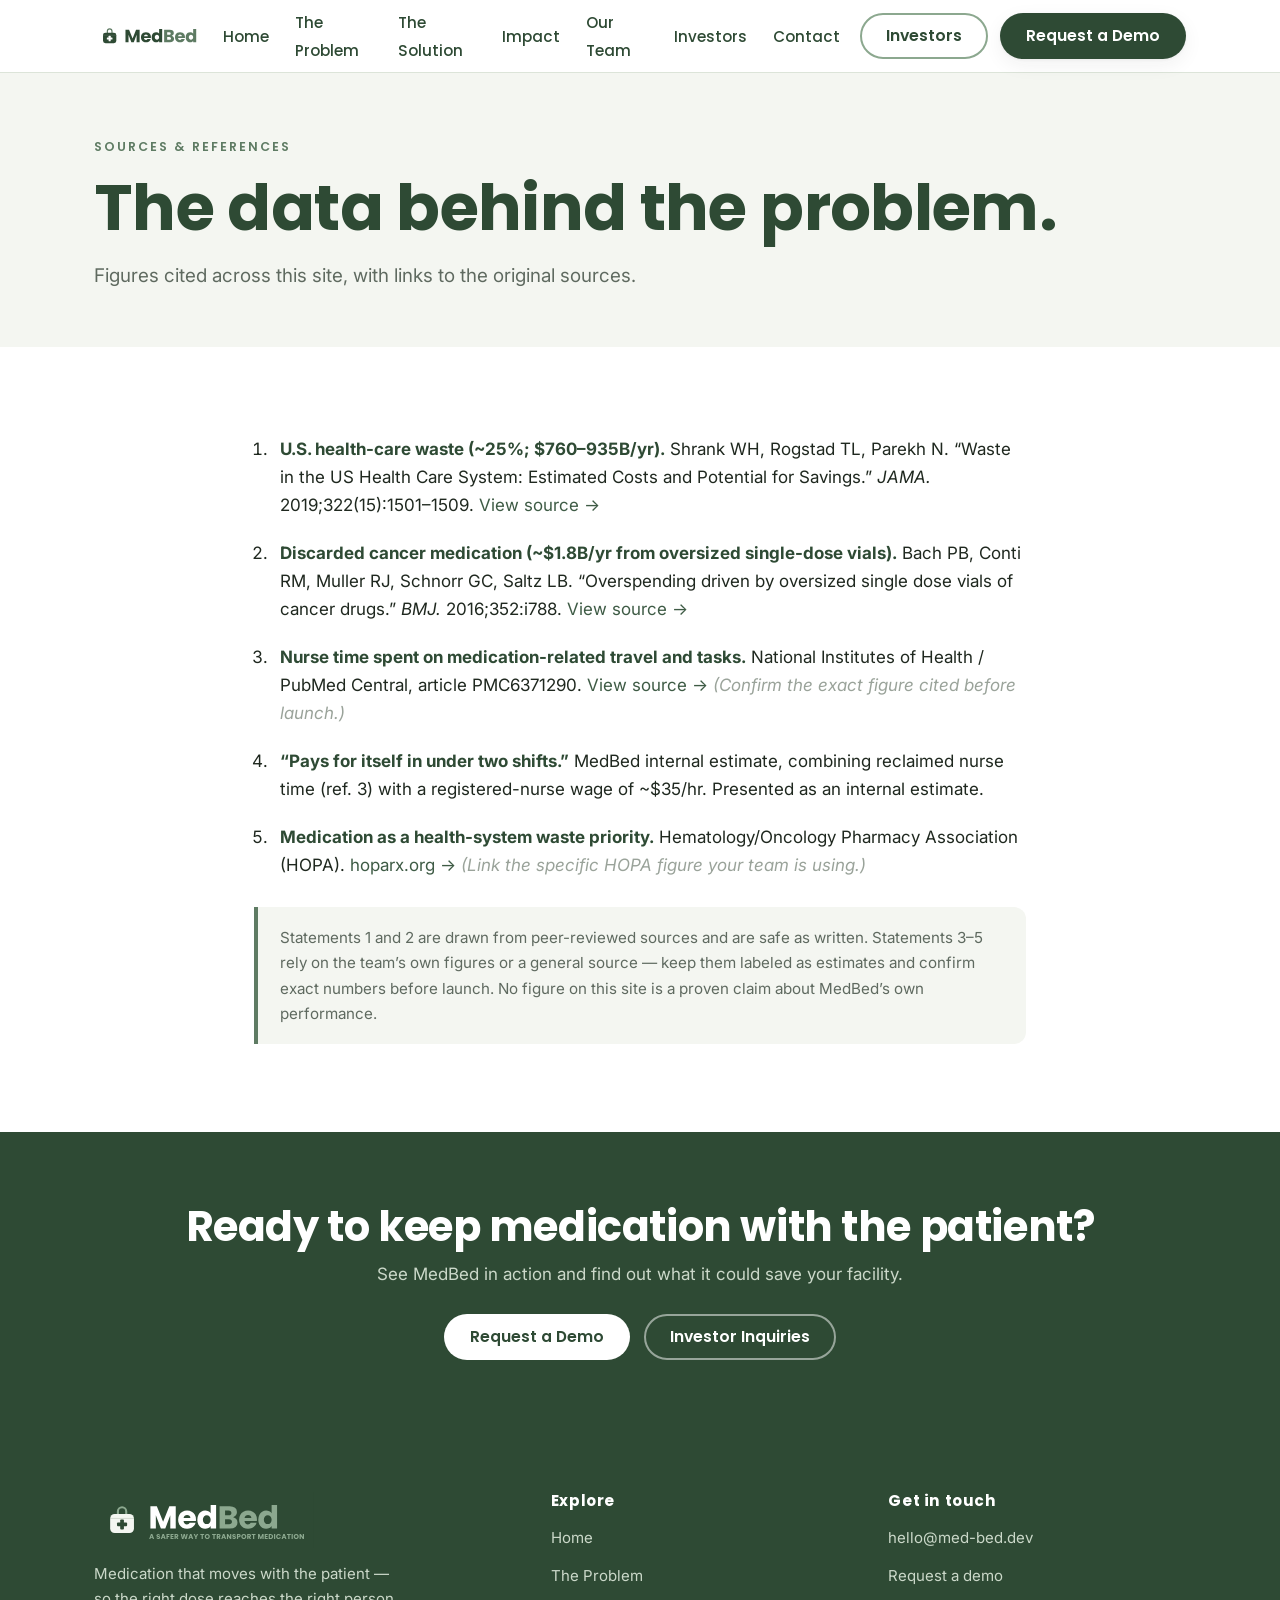
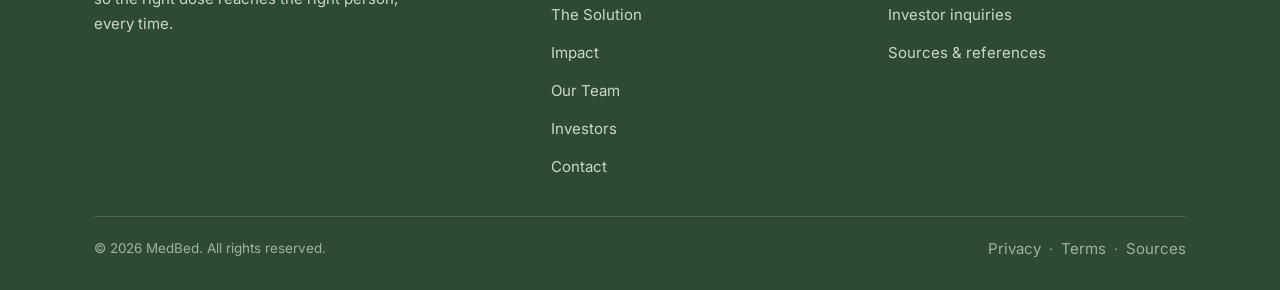
<file: sources.html>
<!DOCTYPE html>
<html lang="en">
<head>
<meta charset="UTF-8">
<meta name="viewport" content="width=device-width, initial-scale=1">
<title>Sources & References — MedBed</title>
<meta name="description" content="Cited sources behind the statistics used across the MedBed site.">
<link rel="canonical" href="https://med-bed.dev/sources.html">
<meta property="og:type" content="website">
<meta property="og:title" content="Sources & References — MedBed">
<meta property="og:description" content="Cited sources behind the statistics used across the MedBed site.">
<meta property="og:url" content="https://med-bed.dev/sources.html">
<meta property="og:image" content="https://med-bed.dev/assets/icons/og-image.png">
<meta name="twitter:card" content="summary_large_image">
<link rel="icon" href="assets/icons/favicon.svg" type="image/svg+xml">
<link rel="icon" href="assets/icons/favicon.ico" sizes="any">
<link rel="apple-touch-icon" href="assets/icons/apple-touch-icon.png">
<link rel="preconnect" href="https://fonts.googleapis.com">
<link rel="preconnect" href="https://fonts.gstatic.com" crossorigin>
<link href="https://fonts.googleapis.com/css2?family=Inter:wght@400;500;600&family=Poppins:wght@500;600;700&display=swap" rel="stylesheet">
<link rel="stylesheet" href="assets/css/styles.css">
</head>
<body>
<header class="site-header">
  <div class="container nav">
    <a class="nav__logo" href="index.html" aria-label="MedBed home"><img src="assets/logo/logo-horizontal.svg" alt="MedBed"></a>
    <nav aria-label="Primary"><ul class="nav__links"><li><a href="index.html">Home</a></li><li><a href="problem.html">The Problem</a></li><li><a href="solution.html">The Solution</a></li><li><a href="impact.html">Impact</a></li><li><a href="team.html">Our Team</a></li><li><a href="investors.html">Investors</a></li><li><a href="contact.html">Contact</a></li></ul></nav>
    <div class="nav__cta">
      <a class="btn btn-secondary" href="investors.html">Investors</a>
      <a class="btn btn-primary" href="contact.html?type=Request%20a%20demo">Request a Demo</a>
    </div>
    <button class="nav__toggle" aria-label="Menu" aria-expanded="false" aria-controls="mobile-menu"><span></span><span></span><span></span></button>
  </div>
  <div class="mobile-menu" id="mobile-menu"><ul><li><a href="index.html">Home</a></li><li><a href="problem.html">The Problem</a></li><li><a href="solution.html">The Solution</a></li><li><a href="impact.html">Impact</a></li><li><a href="team.html">Our Team</a></li><li><a href="investors.html">Investors</a></li><li><a href="contact.html">Contact</a></li><li><a class="btn btn-primary" href="contact.html?type=Request%20a%20demo">Request a Demo</a></li></ul></div>
</header>
<main>
<section class="page-hero section--cream">
  <div class="container reveal">
    <span class="eyebrow">Sources &amp; references</span>
    <h1>The data behind the problem.</h1>
    <p class="lead mt-2">Figures cited across this site, with links to the original sources.</p>
  </div>
</section>

<section class="section">
  <div class="container prose reveal">
    <ol>
      <li id="ref-1"><strong>U.S. health-care waste (~25%; $760–935B/yr).</strong> Shrank WH, Rogstad TL, Parekh N. “Waste in the US Health Care System: Estimated Costs and Potential for Savings.” <em>JAMA.</em> 2019;322(15):1501–1509. <a href="https://jamanetwork.com/journals/jama/fullarticle/2752664" target="_blank" rel="noopener">View source →</a></li>
      <li id="ref-2"><strong>Discarded cancer medication (~$1.8B/yr from oversized single-dose vials).</strong> Bach PB, Conti RM, Muller RJ, Schnorr GC, Saltz LB. “Overspending driven by oversized single dose vials of cancer drugs.” <em>BMJ.</em> 2016;352:i788. <a href="https://www.bmj.com/content/352/bmj.i788" target="_blank" rel="noopener">View source →</a></li>
      <li id="ref-3"><strong>Nurse time spent on medication-related travel and tasks.</strong> National Institutes of Health / PubMed Central, article PMC6371290. <a href="https://www.ncbi.nlm.nih.gov/pmc/articles/PMC6371290/" target="_blank" rel="noopener">View source →</a> <span class="placeholder">(Confirm the exact figure cited before launch.)</span></li>
      <li id="ref-4"><strong>“Pays for itself in under two shifts.”</strong> MedBed internal estimate, combining reclaimed nurse time (ref. 3) with a registered-nurse wage of ~$35/hr. Presented as an internal estimate.</li>
      <li id="ref-5"><strong>Medication as a health-system waste priority.</strong> Hematology/Oncology Pharmacy Association (HOPA). <a href="https://www.hoparx.org/" target="_blank" rel="noopener">hoparx.org →</a> <span class="placeholder">(Link the specific HOPA figure your team is using.)</span></li>
    </ol>
    <div class="note-box">Statements 1 and 2 are drawn from peer-reviewed sources and are safe as written. Statements 3–5 rely on the team’s own figures or a general source — keep them labeled as estimates and confirm exact numbers before launch. No figure on this site is a proven claim about MedBed’s own performance.</div>
  </div>
</section>
</main>
<section class="cta-band reveal">
  <div class="container">
    <h2>Ready to keep medication with the patient?</h2>
    <p>See MedBed in action and find out what it could save your facility.</p>
    <div class="btn-row center">
      <a class="btn btn-light" href="contact.html?type=Request%20a%20demo">Request a Demo</a>
      <a class="btn btn-ghost-light" href="contact.html?type=Investor%20inquiry">Investor Inquiries</a>
    </div>
  </div>
</section>
<footer class="site-footer">
  <div class="container">
    <div class="footer-grid">
      <div>
        <img src="assets/logo/logo-reversed.svg" alt="MedBed — a safer way to transport medication">
        <p class="footer-tag">Medication that moves with the patient — so the right dose reaches the right person, every time.</p>
      </div>
      <div><h4>Explore</h4><ul><li><a href="index.html">Home</a></li><li><a href="problem.html">The Problem</a></li><li><a href="solution.html">The Solution</a></li><li><a href="impact.html">Impact</a></li><li><a href="team.html">Our Team</a></li><li><a href="investors.html">Investors</a></li><li><a href="contact.html">Contact</a></li></ul></div>
      <div><h4>Get in touch</h4><ul>
        <li><a href="mailto:hello@med-bed.dev">hello@med-bed.dev</a></li>
        <li><a href="contact.html?type=Request%20a%20demo">Request a demo</a></li>
        <li><a href="contact.html?type=Investor%20inquiry">Investor inquiries</a></li>
        <li><a href="sources.html">Sources &amp; references</a></li>
      </ul></div>
    </div>
    <div class="footer-bottom">
      <span>&copy; <span id="year">2026</span> MedBed. All rights reserved.</span>
      <span><a href="#">Privacy</a> &nbsp;·&nbsp; <a href="#">Terms</a> &nbsp;·&nbsp; <a href="sources.html">Sources</a></span>
    </div>
  </div>
</footer>
<script src="assets/js/main.js"></script>
</body>
</html>
</file>
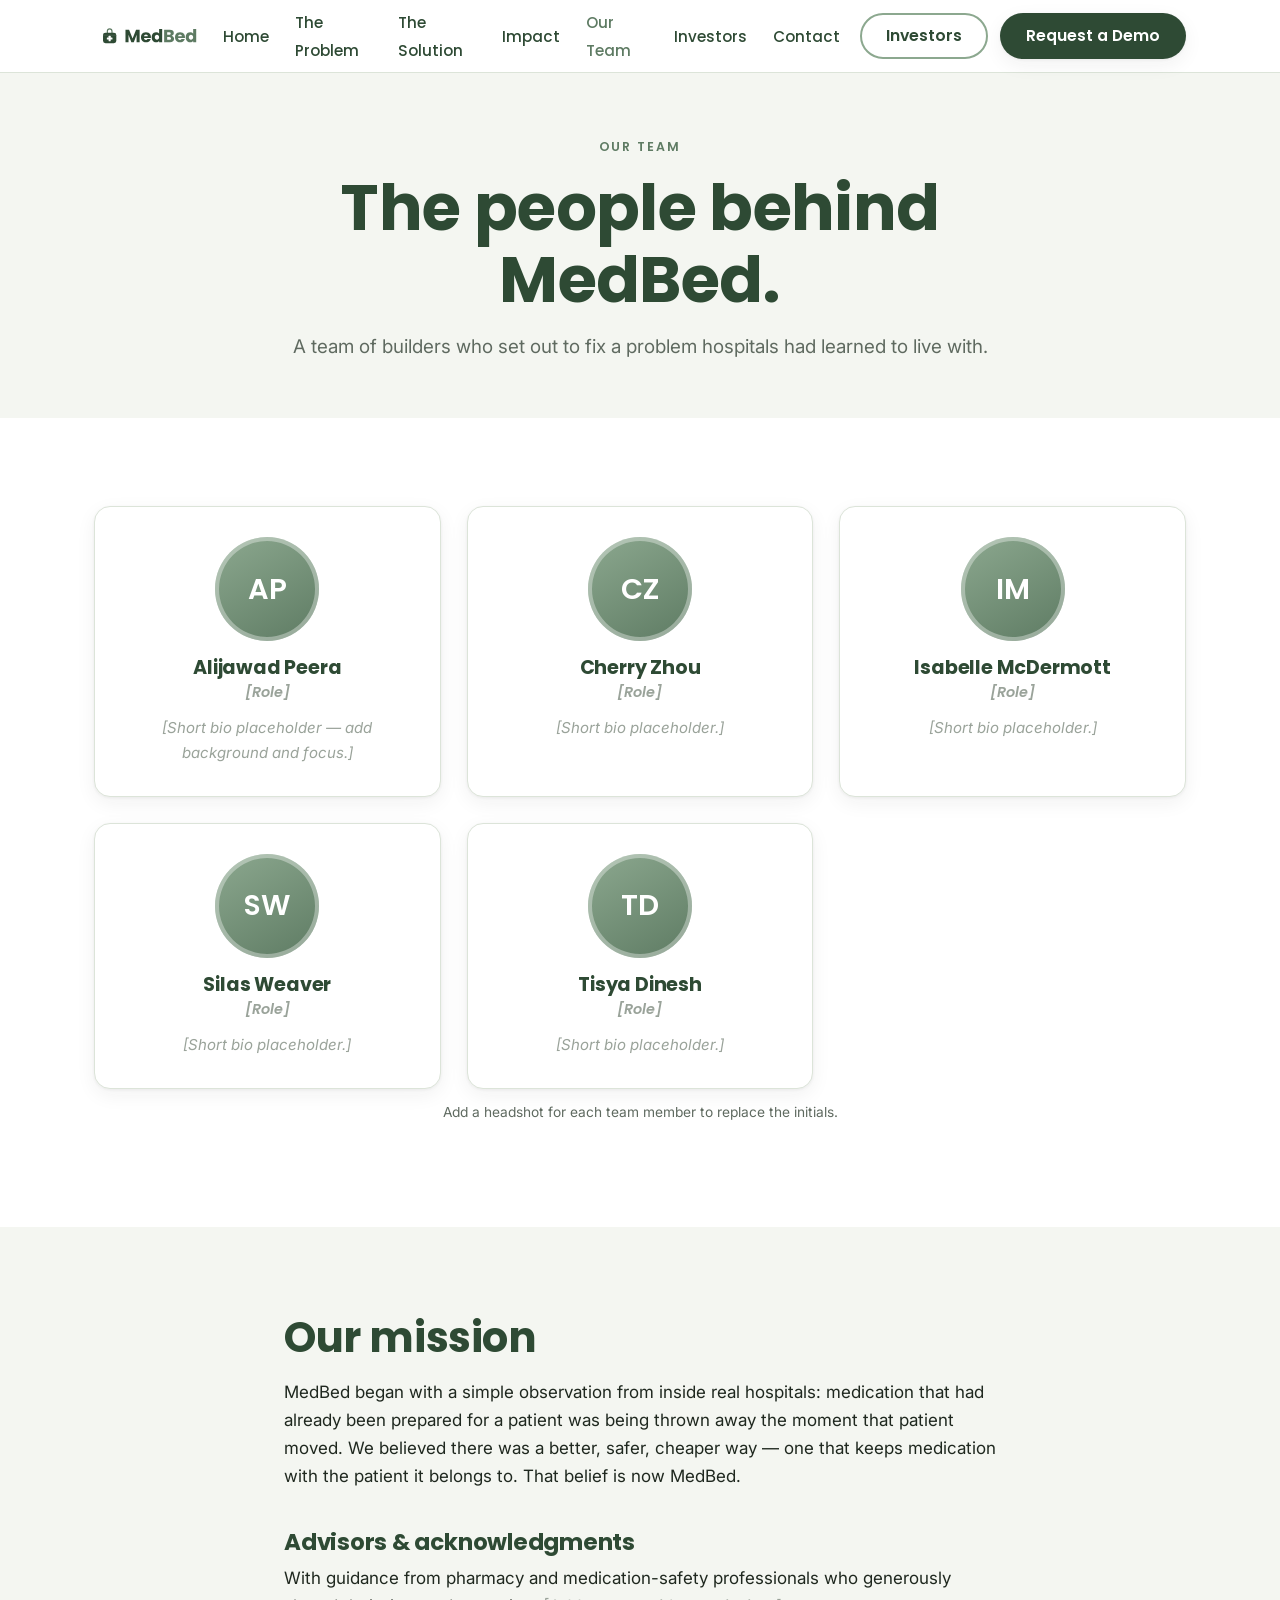
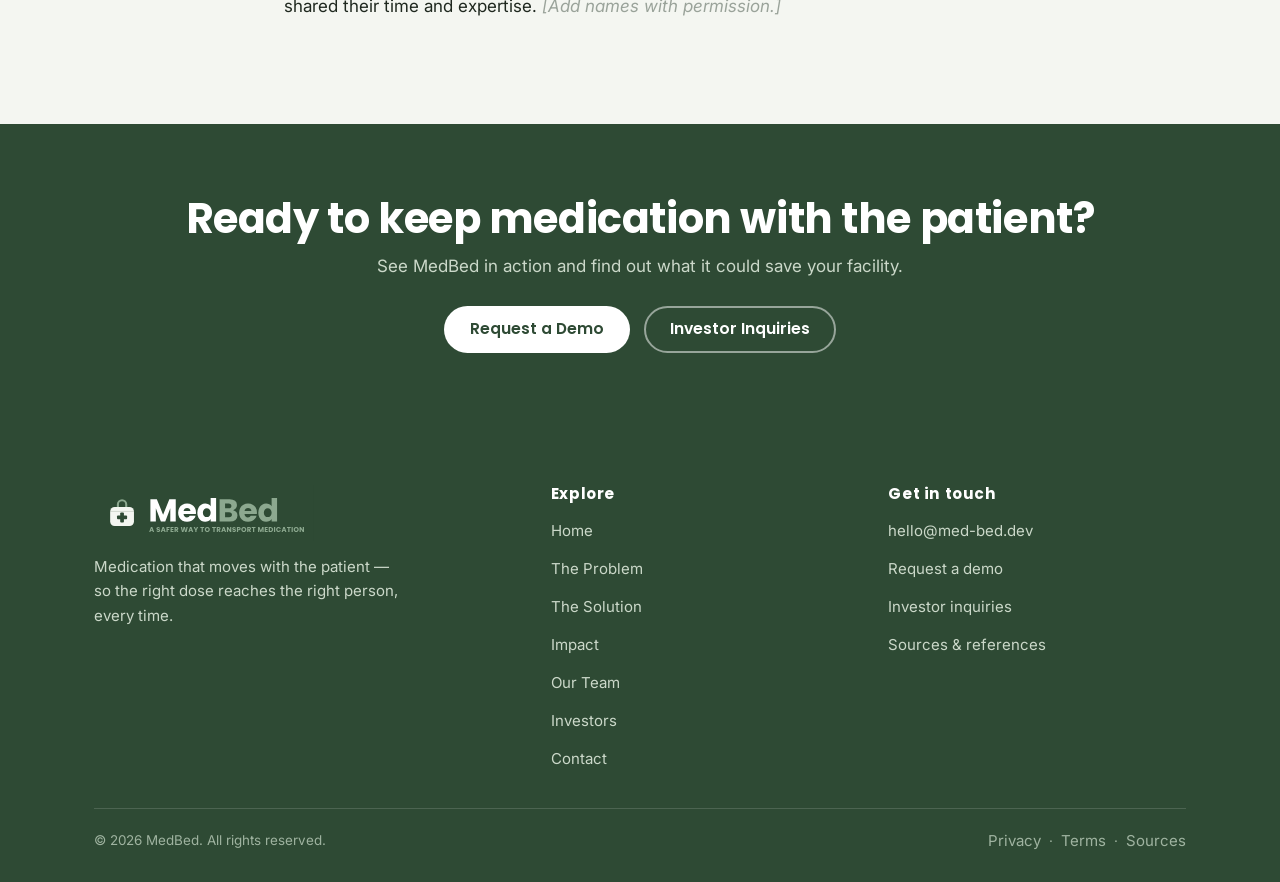
<file: team.html>
<!DOCTYPE html>
<html lang="en">
<head>
<meta charset="UTF-8">
<meta name="viewport" content="width=device-width, initial-scale=1">
<title>Our Team — MedBed</title>
<meta name="description" content="The team behind MedBed — builders fixing a problem hospitals had learned to live with.">
<link rel="canonical" href="https://med-bed.dev/team.html">
<meta property="og:type" content="website">
<meta property="og:title" content="Our Team — MedBed">
<meta property="og:description" content="The team behind MedBed — builders fixing a problem hospitals had learned to live with.">
<meta property="og:url" content="https://med-bed.dev/team.html">
<meta property="og:image" content="https://med-bed.dev/assets/icons/og-image.png">
<meta name="twitter:card" content="summary_large_image">
<link rel="icon" href="assets/icons/favicon.svg" type="image/svg+xml">
<link rel="icon" href="assets/icons/favicon.ico" sizes="any">
<link rel="apple-touch-icon" href="assets/icons/apple-touch-icon.png">
<link rel="preconnect" href="https://fonts.googleapis.com">
<link rel="preconnect" href="https://fonts.gstatic.com" crossorigin>
<link href="https://fonts.googleapis.com/css2?family=Inter:wght@400;500;600&family=Poppins:wght@500;600;700&display=swap" rel="stylesheet">
<link rel="stylesheet" href="assets/css/styles.css">
</head>
<body>
<header class="site-header">
  <div class="container nav">
    <a class="nav__logo" href="index.html" aria-label="MedBed home"><img src="assets/logo/logo-horizontal.svg" alt="MedBed"></a>
    <nav aria-label="Primary"><ul class="nav__links"><li><a href="index.html">Home</a></li><li><a href="problem.html">The Problem</a></li><li><a href="solution.html">The Solution</a></li><li><a href="impact.html">Impact</a></li><li><a href="team.html" aria-current="page">Our Team</a></li><li><a href="investors.html">Investors</a></li><li><a href="contact.html">Contact</a></li></ul></nav>
    <div class="nav__cta">
      <a class="btn btn-secondary" href="investors.html">Investors</a>
      <a class="btn btn-primary" href="contact.html?type=Request%20a%20demo">Request a Demo</a>
    </div>
    <button class="nav__toggle" aria-label="Menu" aria-expanded="false" aria-controls="mobile-menu"><span></span><span></span><span></span></button>
  </div>
  <div class="mobile-menu" id="mobile-menu"><ul><li><a href="index.html">Home</a></li><li><a href="problem.html">The Problem</a></li><li><a href="solution.html">The Solution</a></li><li><a href="impact.html">Impact</a></li><li><a href="team.html">Our Team</a></li><li><a href="investors.html">Investors</a></li><li><a href="contact.html">Contact</a></li><li><a class="btn btn-primary" href="contact.html?type=Request%20a%20demo">Request a Demo</a></li></ul></div>
</header>
<main>
<section class="page-hero section--cream">
  <div class="container center narrow reveal">
    <span class="eyebrow">Our team</span>
    <h1>The people behind MedBed.</h1>
    <p class="lead mt-2">A team of builders who set out to fix a problem hospitals had learned to live with.</p>
  </div>
</section>

<section class="section">
  <div class="container">
    <div class="team-grid">
      <div class="member reveal"><div class="member__avatar" aria-hidden="true">AP</div>
    <h3>Alijawad Peera</h3><div class="member__role"><span class="placeholder">[Role]</span></div><p class="member__bio"><span class="placeholder">[Short bio placeholder — add background and focus.]</span></p></div>
      <div class="member reveal"><div class="member__avatar" aria-hidden="true">CZ</div>
    <h3>Cherry Zhou</h3><div class="member__role"><span class="placeholder">[Role]</span></div><p class="member__bio"><span class="placeholder">[Short bio placeholder.]</span></p></div>
      <div class="member reveal"><div class="member__avatar" aria-hidden="true">IM</div>
    <h3>Isabelle McDermott</h3><div class="member__role"><span class="placeholder">[Role]</span></div><p class="member__bio"><span class="placeholder">[Short bio placeholder.]</span></p></div>
      <div class="member reveal"><div class="member__avatar" aria-hidden="true">SW</div>
    <h3>Silas Weaver</h3><div class="member__role"><span class="placeholder">[Role]</span></div><p class="member__bio"><span class="placeholder">[Short bio placeholder.]</span></p></div>
      <div class="member reveal"><div class="member__avatar" aria-hidden="true">TD</div>
    <h3>Tisya Dinesh</h3><div class="member__role"><span class="placeholder">[Role]</span></div><p class="member__bio"><span class="placeholder">[Short bio placeholder.]</span></p></div>
    </div>
    <p class="figcap mt-3">Add a headshot for each team member to replace the initials.</p>
  </div>
</section>

<section class="section section--cream">
  <div class="container narrow reveal">
    <h2>Our mission</h2>
    <p class="mt-2">MedBed began with a simple observation from inside real hospitals: medication that had already been prepared for a patient was being thrown away the moment that patient moved. We believed there was a better, safer, cheaper way — one that keeps medication with the patient it belongs to. That belief is now MedBed.</p>
    <h3 class="mt-4">Advisors &amp; acknowledgments</h3>
    <p class="mt-1">With guidance from pharmacy and medication-safety professionals who generously shared their time and expertise. <span class="placeholder">[Add names with permission.]</span></p>
  </div>
</section>
</main>
<section class="cta-band reveal">
  <div class="container">
    <h2>Ready to keep medication with the patient?</h2>
    <p>See MedBed in action and find out what it could save your facility.</p>
    <div class="btn-row center">
      <a class="btn btn-light" href="contact.html?type=Request%20a%20demo">Request a Demo</a>
      <a class="btn btn-ghost-light" href="contact.html?type=Investor%20inquiry">Investor Inquiries</a>
    </div>
  </div>
</section>
<footer class="site-footer">
  <div class="container">
    <div class="footer-grid">
      <div>
        <img src="assets/logo/logo-reversed.svg" alt="MedBed — a safer way to transport medication">
        <p class="footer-tag">Medication that moves with the patient — so the right dose reaches the right person, every time.</p>
      </div>
      <div><h4>Explore</h4><ul><li><a href="index.html">Home</a></li><li><a href="problem.html">The Problem</a></li><li><a href="solution.html">The Solution</a></li><li><a href="impact.html">Impact</a></li><li><a href="team.html">Our Team</a></li><li><a href="investors.html">Investors</a></li><li><a href="contact.html">Contact</a></li></ul></div>
      <div><h4>Get in touch</h4><ul>
        <li><a href="mailto:hello@med-bed.dev">hello@med-bed.dev</a></li>
        <li><a href="contact.html?type=Request%20a%20demo">Request a demo</a></li>
        <li><a href="contact.html?type=Investor%20inquiry">Investor inquiries</a></li>
        <li><a href="sources.html">Sources &amp; references</a></li>
      </ul></div>
    </div>
    <div class="footer-bottom">
      <span>&copy; <span id="year">2026</span> MedBed. All rights reserved.</span>
      <span><a href="#">Privacy</a> &nbsp;·&nbsp; <a href="#">Terms</a> &nbsp;·&nbsp; <a href="sources.html">Sources</a></span>
    </div>
  </div>
</footer>
<script src="assets/js/main.js"></script>
</body>
</html>
</file>
<file: assets/css/styles.css>
/* ==========================================================================
   MedBed — med-bed.dev
   Brand palette: deep green / sage / mint / cream. Poppins + Inter.
   ========================================================================== */

:root{
  --green-deep:#2E4A34;
  --green:#3E5B45;
  --sage:#5E7B63;
  --mint:#8CA88F;
  --mint-soft:#C9D6C6;
  --cream:#F4F6F1;
  --cream-2:#EDF1EA;
  --ink:#1F281F;
  --muted:#5F6A60;
  --white:#ffffff;
  --line:#DCE4D9;
  --radius:16px;
  --radius-lg:24px;
  --container:1140px;
  --shadow-sm:0 1px 3px rgba(31,40,31,.06),0 6px 20px rgba(31,40,31,.06);
  --shadow-md:0 10px 40px rgba(31,40,31,.10);
  --shadow-lg:0 30px 70px rgba(31,40,31,.16);
  --font-head:'Poppins',system-ui,-apple-system,'Segoe UI',sans-serif;
  --font-body:'Inter',system-ui,-apple-system,'Segoe UI',sans-serif;
}

/* ---------- reset / base ---------- */
*,*::before,*::after{box-sizing:border-box;margin:0;padding:0}
html{scroll-behavior:smooth;-webkit-text-size-adjust:100%}
body{
  font-family:var(--font-body);
  color:var(--ink);
  background:var(--white);
  line-height:1.65;
  font-size:17px;
  -webkit-font-smoothing:antialiased;
  overflow-x:hidden;
}
img{max-width:100%;display:block}
a{color:var(--green);text-decoration:none;transition:color .2s}
a:hover{color:var(--sage)}
h1,h2,h3,h4{font-family:var(--font-head);font-weight:700;line-height:1.12;color:var(--green-deep);letter-spacing:-.01em}
h1{font-size:clamp(2.4rem,5.2vw,4rem)}
h2{font-size:clamp(1.85rem,3.6vw,2.6rem)}
h3{font-size:clamp(1.15rem,1.8vw,1.5rem)}
p{margin:0 0 1rem}
strong{font-weight:700}
::selection{background:var(--mint);color:var(--green-deep)}
:focus-visible{outline:3px solid var(--sage);outline-offset:3px;border-radius:6px}

/* ---------- layout ---------- */
.container{width:100%;max-width:var(--container);margin:0 auto;padding:0 24px}
.section{padding:88px 0}
.section--tight{padding:64px 0}
.section--cream{background:var(--cream)}
.section--green{background:var(--green-deep);color:#EAF0E9}
.section--green h1,.section--green h2,.section--green h3{color:#fff}
.section--green .eyebrow{color:var(--mint)}
.narrow{max-width:760px}
.center{text-align:center}
.center.narrow{margin-left:auto;margin-right:auto}
.mt-1{margin-top:.5rem}.mt-2{margin-top:1rem}.mt-3{margin-top:1.75rem}.mt-4{margin-top:2.5rem}

.eyebrow{
  font-family:var(--font-head);font-weight:600;letter-spacing:.16em;text-transform:uppercase;
  font-size:.78rem;color:var(--sage);margin-bottom:.9rem;display:block
}
.lead{font-size:1.18rem;color:var(--muted)}
.section--green .lead{color:#CBD8C9}

/* ---------- buttons ---------- */
.btn{
  display:inline-flex;align-items:center;gap:.5rem;
  font-family:var(--font-head);font-weight:600;font-size:.98rem;
  padding:.85rem 1.5rem;border-radius:999px;border:2px solid transparent;
  cursor:pointer;transition:transform .15s ease,box-shadow .2s ease,background .2s,color .2s;
  white-space:nowrap;line-height:1;
}
.btn:hover{transform:translateY(-2px)}
.btn-primary{background:var(--green-deep);color:#fff;box-shadow:var(--shadow-sm)}
.btn-primary:hover{background:var(--green);color:#fff;box-shadow:var(--shadow-md)}
.btn-secondary{background:transparent;color:var(--green-deep);border-color:var(--mint)}
.btn-secondary:hover{border-color:var(--sage);color:var(--green-deep);background:rgba(94,123,99,.06)}
.btn-light{background:#fff;color:var(--green-deep)}
.btn-light:hover{background:var(--cream);color:var(--green-deep)}
.btn-ghost-light{background:transparent;color:#fff;border-color:rgba(255,255,255,.5)}
.btn-ghost-light:hover{border-color:#fff;background:rgba(255,255,255,.1);color:#fff}
.btn-row{display:flex;flex-wrap:wrap;gap:14px}
.btn-row.center{justify-content:center}

.arrow-link{font-family:var(--font-head);font-weight:600;color:var(--green);display:inline-flex;gap:.4rem;align-items:center}
.arrow-link:hover{gap:.65rem;color:var(--sage)}

/* ---------- header ---------- */
.site-header{
  position:sticky;top:0;z-index:100;
  background:rgba(255,255,255,.82);backdrop-filter:saturate(160%) blur(12px);
  border-bottom:1px solid var(--line);
}
.nav{display:flex;align-items:center;justify-content:space-between;height:72px;gap:20px}
.nav__logo img{height:34px;width:auto}
.nav__links{display:flex;align-items:center;gap:26px;list-style:none}
.nav__links a{font-family:var(--font-head);font-weight:500;font-size:.95rem;color:var(--green-deep)}
.nav__links a:hover,.nav__links a[aria-current="page"]{color:var(--sage)}
.nav__cta{display:flex;align-items:center;gap:12px}
.nav__toggle{display:none;background:none;border:0;cursor:pointer;padding:8px}
.nav__toggle span{display:block;width:24px;height:2px;background:var(--green-deep);margin:5px 0;transition:.25s}
.nav__toggle[aria-expanded="true"] span:nth-child(1){transform:translateY(7px) rotate(45deg)}
.nav__toggle[aria-expanded="true"] span:nth-child(2){opacity:0}
.nav__toggle[aria-expanded="true"] span:nth-child(3){transform:translateY(-7px) rotate(-45deg)}

/* ---------- hero ---------- */
.hero{padding:76px 0 84px;position:relative;overflow:hidden}
.hero__grid{display:grid;grid-template-columns:1.05fr .95fr;gap:56px;align-items:center}
.hero h1{margin-bottom:1.1rem}
.hero .lead{margin-bottom:1.8rem;max-width:33ch}
.hero__trust{margin-top:1.4rem;font-size:.92rem;color:var(--muted)}
.hero__visual{
  position:relative;border-radius:var(--radius-lg);padding:38px;
  background:radial-gradient(120% 120% at 25% 15%,rgba(140,168,143,.30),rgba(244,246,241,.7) 60%,rgba(244,246,241,.4));
  box-shadow:var(--shadow-md);border:1px solid rgba(255,255,255,.6);
}
.hero__visual img{filter:drop-shadow(0 26px 34px rgba(31,40,31,.28));margin:0 auto;max-height:360px;width:auto}
.hero__blob{position:absolute;border-radius:50%;filter:blur(10px);opacity:.5;z-index:-1}

/* ---------- stat cards ---------- */
.stats{display:grid;grid-template-columns:repeat(3,1fr);gap:22px}
.stat{
  background:#fff;border:1px solid var(--line);border-radius:var(--radius);
  padding:30px 26px;box-shadow:var(--shadow-sm);
}
.section--cream .stat{background:#fff}
.stat__num{font-family:var(--font-head);font-weight:700;font-size:clamp(2.4rem,4.2vw,3.4rem);color:var(--green-deep);line-height:1;margin-bottom:.5rem}
.stat__label{color:var(--ink);font-size:1rem}
.stat__cite{display:inline-block;margin-top:.7rem;font-size:.78rem;color:var(--muted)}
.stat--green{background:var(--green)!important;color:#fff;border-color:transparent}
.stat--green .stat__num{color:#fff}.stat--green .stat__label{color:#E4EDE3}

/* ---------- feature / benefit tiles ---------- */
.tiles{display:grid;grid-template-columns:repeat(3,1fr);gap:22px}
.tiles--2{grid-template-columns:repeat(2,1fr)}
.tile{background:#fff;border:1px solid var(--line);border-radius:var(--radius);padding:30px 26px;box-shadow:var(--shadow-sm);transition:transform .2s,box-shadow .2s}
.tile:hover{transform:translateY(-4px);box-shadow:var(--shadow-md)}
.tile__icon{width:52px;height:52px;border-radius:14px;background:var(--cream-2);display:flex;align-items:center;justify-content:center;margin-bottom:18px}
.tile__icon svg{width:26px;height:26px;stroke:var(--green-deep);fill:none;stroke-width:1.9}
.tile h3{margin-bottom:.5rem}
.tile p{color:var(--muted);margin:0}

/* two-column media rows */
.media{display:grid;grid-template-columns:1fr 1fr;gap:48px;align-items:center}
.media--rev .media__text{order:2}
.media__img{border-radius:var(--radius-lg);overflow:hidden;box-shadow:var(--shadow-md);background:var(--cream)}
.media__img img{width:100%;height:100%;object-fit:cover;display:block}
.media__img--photo{aspect-ratio:4/3}
.checklist{list-style:none;display:grid;gap:14px;margin:1.2rem 0 1.6rem}
.checklist li{display:flex;gap:12px;align-items:flex-start}
.checklist svg{flex:0 0 auto;width:22px;height:22px;margin-top:2px;stroke:var(--sage);fill:none;stroke-width:2.2}
.checklist span{color:var(--ink)}

/* ---------- steps ---------- */
.steps{display:grid;grid-template-columns:repeat(4,1fr);gap:22px;counter-reset:step}
.step{background:#fff;border:1px solid var(--line);border-radius:var(--radius);padding:28px 24px;position:relative;box-shadow:var(--shadow-sm)}
.step__n{font-family:var(--font-head);font-weight:700;color:var(--mint);font-size:1.6rem;line-height:1;margin-bottom:.6rem}
.step h3{font-size:1.15rem;margin-bottom:.4rem}
.step p{color:var(--muted);margin:0;font-size:.96rem}

/* ---------- gallery ---------- */
.gallery{display:grid;grid-template-columns:repeat(3,1fr);gap:22px}
.gallery figure{background:linear-gradient(160deg,#fff,var(--cream));border:1px solid var(--line);border-radius:var(--radius);padding:22px;box-shadow:var(--shadow-sm);display:flex;flex-direction:column}
.gallery figure.is-photo{padding:0;overflow:hidden}
.gallery img{width:100%;height:220px;object-fit:contain;margin:auto}
.gallery figure.is-photo img{object-fit:cover;height:240px}
.gallery figcaption{font-size:.85rem;color:var(--muted);margin-top:12px;text-align:center}
.gallery figure.is-photo figcaption{padding:0 16px 16px}

/* ---------- team ---------- */
.team-grid{display:grid;grid-template-columns:repeat(3,1fr);gap:26px}
.member{background:#fff;border:1px solid var(--line);border-radius:var(--radius);padding:30px 24px;text-align:center;box-shadow:var(--shadow-sm)}
.member__avatar{width:104px;height:104px;border-radius:50%;margin:0 auto 16px;background:linear-gradient(150deg,var(--mint),var(--sage));display:flex;align-items:center;justify-content:center;color:#fff;font-family:var(--font-head);font-weight:600;font-size:1.8rem;box-shadow:inset 0 0 0 4px rgba(255,255,255,.35)}
.member h3{font-size:1.2rem;margin-bottom:.15rem}
.member__role{font-family:var(--font-head);font-weight:600;color:var(--sage);font-size:.9rem;margin-bottom:.7rem}
.member__bio{color:var(--muted);font-size:.94rem;margin:0}
.placeholder{color:#9aa39a;font-style:italic}

/* ---------- value image ---------- */
.figure-wide{border-radius:var(--radius-lg);overflow:hidden;box-shadow:var(--shadow-md);border:1px solid var(--line);background:#fff}
.figure-wide img{width:100%}
.figcap{font-size:.86rem;color:var(--muted);text-align:center;margin-top:12px}

/* ---------- quote ---------- */
.quote{max-width:760px;margin:0 auto;text-align:center}
.quote blockquote{font-family:var(--font-head);font-weight:500;font-size:clamp(1.3rem,2.4vw,1.7rem);color:var(--green-deep);line-height:1.4}
.quote cite{display:block;margin-top:1rem;font-style:normal;color:var(--sage);font-weight:600}

/* ---------- CTA band ---------- */
.cta-band{background:var(--green-deep);color:#fff;text-align:center;padding:72px 0}
.cta-band h2{color:#fff;margin-bottom:.6rem}
.cta-band p{color:#CBD8C9;max-width:52ch;margin:0 auto 1.6rem}

/* ---------- who-for columns ---------- */
.cols3{display:grid;grid-template-columns:repeat(3,1fr);gap:26px}
.col-card{padding:6px}
.col-card h3{margin-bottom:.5rem}
.col-card p{color:var(--muted);margin:0}
.col-card .kicker{color:var(--sage);font-weight:700;font-family:var(--font-head);font-size:.8rem;letter-spacing:.1em;text-transform:uppercase;display:block;margin-bottom:.5rem}

/* ---------- forms ---------- */
.form-grid{display:grid;grid-template-columns:1.3fr .9fr;gap:48px}
.form{background:#fff;border:1px solid var(--line);border-radius:var(--radius-lg);padding:32px;box-shadow:var(--shadow-sm)}
.field{margin-bottom:18px}
.field label{display:block;font-family:var(--font-head);font-weight:600;font-size:.9rem;margin-bottom:6px;color:var(--green-deep)}
.field input,.field select,.field textarea{
  width:100%;padding:12px 14px;border:1px solid var(--line);border-radius:12px;
  font-family:var(--font-body);font-size:1rem;color:var(--ink);background:#fff;transition:border .2s,box-shadow .2s
}
.field input:focus,.field select:focus,.field textarea:focus{outline:none;border-color:var(--sage);box-shadow:0 0 0 3px rgba(94,123,99,.18)}
.field textarea{min-height:130px;resize:vertical}
.check{display:flex;gap:10px;align-items:flex-start;font-size:.9rem;color:var(--muted)}
.check input{width:auto;margin-top:4px}
.form__note{font-size:.85rem;color:var(--muted);margin-top:8px}
.contact-aside h3{margin-bottom:.4rem}
.contact-aside p{color:var(--muted)}
.contact-aside a{font-weight:600}
.form-success{display:none;background:var(--cream);border:1px solid var(--mint);color:var(--green-deep);border-radius:12px;padding:16px;font-family:var(--font-head);font-weight:600}
.form-success.show{display:block}

/* ---------- footer ---------- */
.site-footer{background:var(--green-deep);color:#CBD8C9;padding:60px 0 28px}
.footer-grid{display:grid;grid-template-columns:1.4fr 1fr 1fr;gap:40px;padding-bottom:36px;border-bottom:1px solid rgba(255,255,255,.14)}
.site-footer img{height:56px;margin-bottom:14px}
.site-footer h4{color:#fff;font-size:.95rem;letter-spacing:.04em;margin-bottom:14px}
.site-footer ul{list-style:none;display:grid;gap:10px}
.site-footer a{color:#CBD8C9;font-size:.94rem}
.site-footer a:hover{color:#fff}
.footer-tag{max-width:34ch;font-size:.94rem}
.footer-bottom{display:flex;justify-content:space-between;flex-wrap:wrap;gap:12px;padding-top:20px;font-size:.84rem;color:#9FB3A0}
.footer-bottom a{color:#9FB3A0}

/* ---------- sources / prose ---------- */
.prose{max-width:820px}
.prose ol{padding-left:1.2rem;display:grid;gap:20px}
.prose li{padding-left:.4rem}
.prose li strong{color:var(--green-deep)}
.note-box{background:var(--cream);border-left:4px solid var(--sage);border-radius:0 12px 12px 0;padding:18px 22px;margin-top:28px;color:var(--muted);font-size:.95rem}

/* ---------- faq ---------- */
.faq{max-width:820px;display:grid;gap:14px}
.faq details{background:#fff;border:1px solid var(--line);border-radius:var(--radius);padding:6px 22px;box-shadow:var(--shadow-sm)}
.faq summary{font-family:var(--font-head);font-weight:600;color:var(--green-deep);cursor:pointer;padding:16px 0;list-style:none;display:flex;justify-content:space-between;align-items:center}
.faq summary::-webkit-details-marker{display:none}
.faq summary::after{content:"+";font-size:1.5rem;color:var(--sage);font-weight:400}
.faq details[open] summary::after{content:"–"}
.faq details p{color:var(--muted);padding-bottom:16px;margin:0}

/* ---------- page hero (interior pages) ---------- */
.page-hero{padding:64px 0 40px}
.page-hero.section--green{padding:76px 0 64px}
.page-hero .lead{max-width:60ch}

/* ---------- reveal animation ---------- */
.reveal{opacity:0;transform:translateY(22px);transition:opacity .6s ease,transform .6s ease}
.reveal.in{opacity:1;transform:none}

/* ---------- responsive ---------- */
@media (max-width:960px){
  .hero__grid{grid-template-columns:1fr;gap:36px}
  .hero__visual{order:-1}
  .media{grid-template-columns:1fr;gap:28px}
  .media--rev .media__text{order:0}
  .form-grid{grid-template-columns:1fr;gap:28px}
  .footer-grid{grid-template-columns:1fr 1fr}
  /* collapse nav to mobile menu early so it never crowds */
  .nav__links,.nav__cta .btn-secondary{display:none}
  .nav__toggle{display:block}
  .mobile-menu{display:block}
}
@media (max-width:820px){
  .stats,.tiles,.tiles--2,.steps,.gallery,.team-grid,.cols3{grid-template-columns:1fr}
  .steps{grid-template-columns:1fr 1fr}
  .section{padding:64px 0}
}
@media (max-width:520px){
  body{font-size:16px}
  .steps{grid-template-columns:1fr}
  .footer-grid{grid-template-columns:1fr}
  .hero__visual{padding:26px}
}

/* mobile slide-down menu */
.mobile-menu{display:none;position:fixed;inset:72px 0 auto 0;background:#fff;border-bottom:1px solid var(--line);box-shadow:var(--shadow-md);transform:translateY(-120%);transition:transform .3s ease;z-index:99}
.mobile-menu.open{transform:none}
.mobile-menu ul{list-style:none;padding:14px 24px 24px}
.mobile-menu a{display:block;padding:14px 0;font-family:var(--font-head);font-weight:500;color:var(--green-deep);border-bottom:1px solid var(--cream-2)}
.mobile-menu .btn{width:100%;justify-content:center;margin-top:16px}

@media (prefers-reduced-motion:reduce){
  *{scroll-behavior:auto!important;transition:none!important;animation:none!important}
  .reveal{opacity:1;transform:none}
}
</file>
